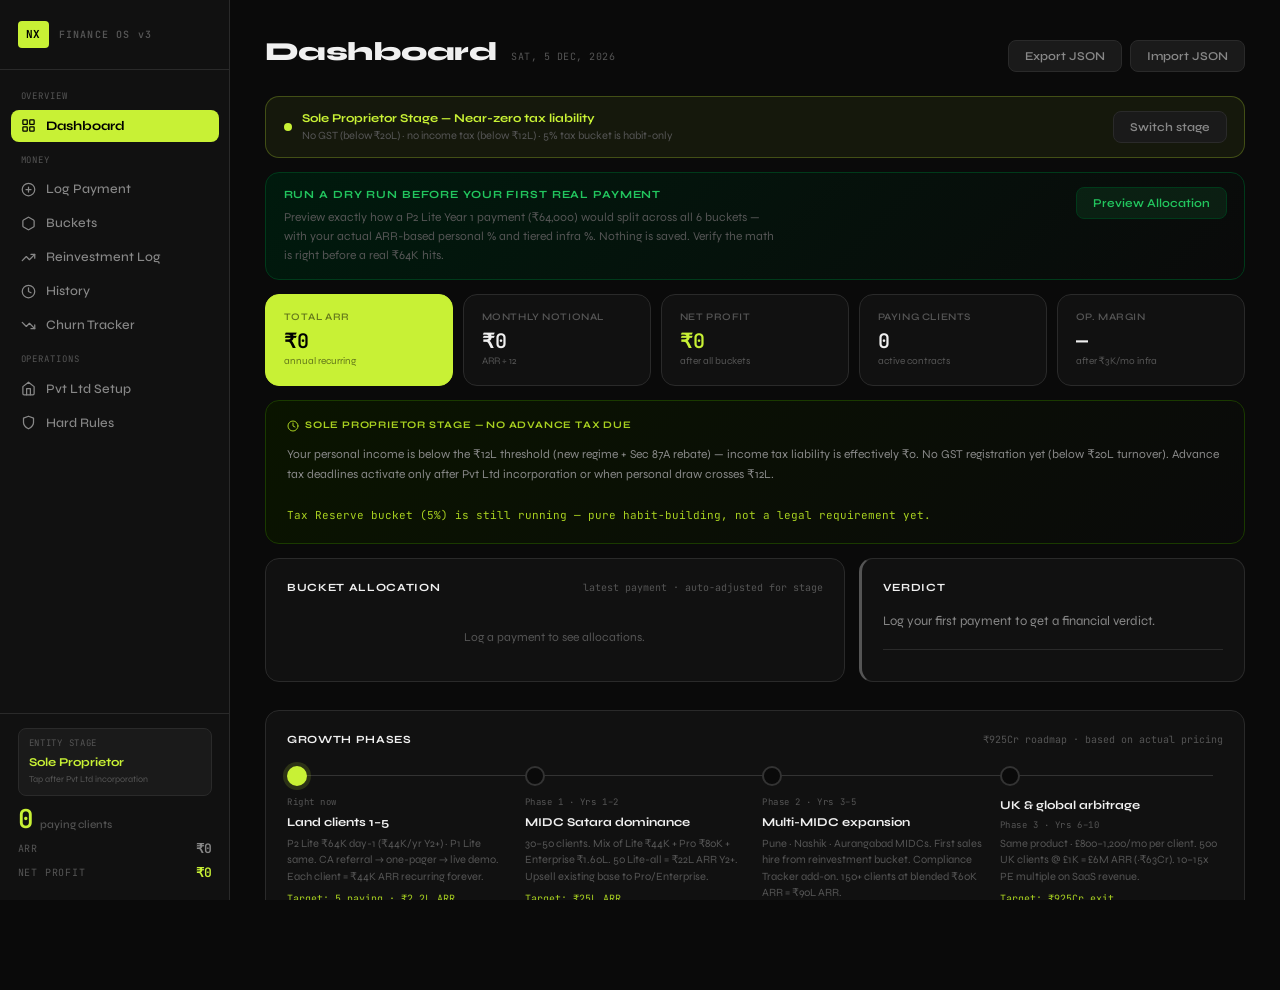
<file: index.html>
<!DOCTYPE html>
<html lang="en">
<head>
<meta charset="UTF-8"/>
<meta name="viewport" content="width=device-width, initial-scale=1.0"/>
<title>Nexflow — Financial OS</title>
<link href="https://fonts.googleapis.com/css2?family=Syne:wght@400;500;600;700;800&family=JetBrains+Mono:wght@400;500;600&display=swap" rel="stylesheet"/>
<style>
*,*::before,*::after{box-sizing:border-box;margin:0;padding:0}
:root{
  --bg:#0a0a0a;--bg1:#111;--bg2:#1a1a1a;--bg3:#222;
  --border:#2a2a2a;--border2:#333;
  --text:#f0f0f0;--text2:#888;--text3:#555;
  --accent:#c8f135;--accent2:#a8d020;
  --red:#ff4444;--amber:#f59e0b;--green:#22c55e;--blue:#3b82f6;--purple:#a855f7;--pink:#ec4899;
  --fh:'Syne',system-ui,sans-serif;--fm:'JetBrains Mono',monospace;
  --sw:230px;--r:8px;--rl:14px;
}
html,body{height:100%;background:var(--bg);color:var(--text);font-family:var(--fh);font-size:14px;line-height:1.5;overflow-x:hidden}
body{display:flex;min-height:100vh}

/* ── SIDEBAR ── */
.sidebar{width:var(--sw);background:var(--bg1);border-right:1px solid var(--border);display:flex;flex-direction:column;position:fixed;top:0;left:0;height:100vh;z-index:100;transition:transform .3s cubic-bezier(.4,0,.2,1)}
.s-logo{padding:1.5rem 1.25rem;border-bottom:1px solid var(--border);display:flex;align-items:center;gap:10px}
.logo-mark{background:var(--accent);color:#000;font-family:var(--fm);font-weight:700;font-size:11px;letter-spacing:.05em;padding:5px 8px;border-radius:4px;flex-shrink:0}
.logo-text{font-family:var(--fm);font-size:10px;font-weight:600;color:var(--text3);letter-spacing:.12em}
.s-nav{flex:1;padding:.75rem;display:flex;flex-direction:column;gap:2px;overflow-y:auto}
.nb{display:flex;align-items:center;gap:10px;width:100%;background:none;border:none;color:var(--text2);font-family:var(--fh);font-size:13px;font-weight:500;padding:8px 10px;border-radius:var(--r);cursor:pointer;transition:all .15s;text-align:left}
.nb svg{width:15px;height:15px;stroke:currentColor;fill:none;stroke-width:2;stroke-linecap:round;stroke-linejoin:round;flex-shrink:0}
.nb:hover{background:var(--bg2);color:var(--text)}
.nb.active{background:var(--accent);color:#000;font-weight:700}
.nb.active svg{stroke:#000}
.nav-section{font-family:var(--fm);font-size:9px;color:var(--text3);letter-spacing:.1em;padding:10px 10px 4px;text-transform:uppercase}
.s-foot{padding:1rem 1.25rem;border-top:1px solid var(--border)}
.cc{display:flex;align-items:baseline;gap:6px;margin-bottom:6px}
.cc-n{font-family:var(--fm);font-size:26px;font-weight:600;color:var(--accent);line-height:1}
.cc-l{font-size:11px;color:var(--text3);font-weight:500}
.arr-row{display:flex;justify-content:space-between;align-items:center;margin-bottom:4px}
.arr-l{font-family:var(--fm);font-size:10px;color:var(--text3);letter-spacing:.08em}
.arr-v{font-family:var(--fm);font-size:13px;font-weight:600;color:var(--text2)}
.tax-pill{display:inline-flex;align-items:center;gap:5px;background:#1a0000;border:1px solid #3a0000;border-radius:4px;padding:3px 8px;font-family:var(--fm);font-size:10px;color:var(--red);margin-top:4px;cursor:pointer;transition:all .15s;width:100%;justify-content:center}
.tax-pill:hover{background:#2a0000}

/* ── MAIN ── */
.main{margin-left:var(--sw);flex:1;min-height:100vh;display:flex;flex-direction:column}
.mob-hdr{display:none;align-items:center;gap:12px;padding:.875rem 1.25rem;border-bottom:1px solid var(--border);background:var(--bg1);position:sticky;top:0;z-index:50}
.ham{background:none;border:none;cursor:pointer;display:flex;flex-direction:column;gap:5px;padding:2px}
.ham span{display:block;width:20px;height:2px;background:var(--text);border-radius:2px}
.mob-logo{font-family:var(--fm);font-size:11px;font-weight:600;letter-spacing:.12em;color:var(--text2)}

/* ── VIEWS ── */
.view{display:none;padding:2.25rem 2.5rem;flex:1;animation:fi .18s ease}
.view.active{display:block}
@keyframes fi{from{opacity:0;transform:translateY(5px)}to{opacity:1;transform:translateY(0)}}
.vh{margin-bottom:1.75rem;display:flex;align-items:baseline;gap:1rem;flex-wrap:wrap;justify-content:space-between}
.vh-left{display:flex;align-items:baseline;gap:1rem;flex-wrap:wrap}
.vt{font-size:26px;font-weight:800;color:var(--text);letter-spacing:-.02em}
.vs{font-family:var(--fm);font-size:10px;color:var(--text3);letter-spacing:.05em}

/* ── PANELS ── */
.panel{background:var(--bg1);border:1px solid var(--border);border-radius:var(--rl);padding:1.5rem;margin-bottom:1rem}
.ph{display:flex;align-items:baseline;justify-content:space-between;margin-bottom:1.25rem;flex-wrap:wrap;gap:6px}
.pt{font-size:11px;font-weight:700;color:var(--text);letter-spacing:.06em;text-transform:uppercase}
.ps{font-family:var(--fm);font-size:10px;color:var(--text3)}

/* ── STATS ── */
.sg{display:grid;grid-template-columns:repeat(5,1fr);gap:10px;margin-bottom:1rem}
.sc{background:var(--bg1);border:1px solid var(--border);border-radius:var(--rl);padding:1.1rem 1.25rem;transition:border-color .2s}
.sc.ac{background:var(--accent);border-color:var(--accent)}
.sc.ac .sl,.sc.ac .ss{color:rgba(0,0,0,.5)}
.sc.ac .sv{color:#000}
.sl{font-size:10px;font-weight:600;color:var(--text3);letter-spacing:.06em;text-transform:uppercase;margin-bottom:6px}
.sv{font-family:var(--fm);font-size:20px;font-weight:600;color:var(--text);line-height:1;margin-bottom:3px}
.ss{font-size:10px;color:var(--text3)}

/* ── DASH GRID ── */
.dg{display:grid;grid-template-columns:1.5fr 1fr;gap:1rem;margin-bottom:1rem}

/* ── BUCKET BARS ── */
.bbr{display:flex;align-items:center;gap:10px;margin-bottom:10px}
.bbr:last-child{margin-bottom:0}
.bbl{font-size:11px;font-weight:600;color:var(--text2);min-width:150px}
.bbt{flex:1;height:5px;background:var(--bg3);border-radius:999px;overflow:hidden}
.bbf{height:100%;border-radius:999px;transition:width .7s cubic-bezier(.4,0,.2,1);width:0}
.bba{font-family:var(--fm);font-size:11px;color:var(--text2);min-width:80px;text-align:right}

/* ── VERDICT ── */
.vp{display:flex;flex-direction:column;border-left:3px solid var(--accent)}
.vtxt{font-size:13px;line-height:1.7;color:var(--text2);flex:1;padding:.4rem 0}
.vstg{font-family:var(--fm);font-size:10px;color:var(--text3);margin-top:.75rem;padding-top:.75rem;border-top:1px solid var(--border)}

/* ── TAX COUNTDOWN ── */
.tax-card{background:linear-gradient(135deg,#1a0000,#0a0a0a);border:1px solid #3a0000;border-radius:var(--rl);padding:1.25rem 1.5rem;margin-bottom:1rem}
.tc-label{font-size:10px;font-weight:700;color:var(--red);letter-spacing:.08em;text-transform:uppercase;margin-bottom:.75rem;display:flex;align-items:center;gap:6px}
.tc-grid{display:grid;grid-template-columns:repeat(4,1fr);gap:8px}
.tc-item{background:#1a0000;border:1px solid #2a0000;border-radius:var(--r);padding:8px 10px;text-align:center;cursor:pointer;transition:all .15s}
.tc-item:hover{border-color:#ff4444}
.tc-item.paid{background:#001a00;border-color:#003a00;opacity:.7}
.tc-item.urgent{border-color:var(--amber);background:#1a0e00}
.tc-num{font-family:var(--fm);font-size:18px;font-weight:600;color:var(--red);line-height:1}
.tc-item.paid .tc-num{color:var(--green)}
.tc-item.urgent .tc-num{color:var(--amber)}
.tc-mo{font-size:10px;color:var(--text3);margin-top:2px}
.tc-days{font-family:var(--fm);font-size:9px;margin-top:4px}
.tc-item.paid .tc-days{color:var(--green)}
.tc-item.urgent .tc-days{color:var(--amber)}

/* ── PHASES ── */
.pht{display:grid;grid-template-columns:repeat(4,1fr);gap:1rem;position:relative}
.pht::before{content:'';position:absolute;top:9px;left:10px;right:10px;height:1px;background:var(--border2);z-index:0}
.phi{position:relative}
.phd{width:20px;height:20px;border-radius:50%;border:2px solid var(--border2);background:var(--bg);margin-bottom:10px;position:relative;z-index:1;transition:all .3s}
.phl{font-family:var(--fm);font-size:9px;color:var(--text3);letter-spacing:.06em;margin-bottom:3px}
.phn{font-size:12px;font-weight:700;color:var(--text);margin-bottom:5px}
.phdt{font-size:11px;color:var(--text3);line-height:1.5;margin-bottom:6px}
.phtg{font-family:var(--fm);font-size:10px;color:var(--accent2)}

/* ── FORMS ── */
.lg{display:grid;grid-template-columns:1fr 1fr;gap:1rem}
.fg{margin-bottom:.875rem}
.fl{display:block;font-size:10px;font-weight:600;color:var(--text3);letter-spacing:.06em;text-transform:uppercase;margin-bottom:5px}
.fi{width:100%;background:var(--bg2);border:1px solid var(--border);border-radius:var(--r);color:var(--text);font-family:var(--fh);font-size:13px;padding:9px 11px;outline:none;transition:border-color .2s;-webkit-appearance:none}
.fi:focus{border-color:var(--accent)}
.fi::placeholder{color:var(--text3)}
.fi option{background:var(--bg2)}
.fr{display:grid;grid-template-columns:1fr 1fr;gap:10px}
.btn-p{width:100%;background:var(--accent);color:#000;font-family:var(--fh);font-size:13px;font-weight:700;letter-spacing:.02em;padding:11px 20px;border:none;border-radius:var(--r);cursor:pointer;margin-top:.375rem;transition:all .15s}
.btn-p:hover{background:var(--accent2);transform:translateY(-1px)}
.btn-sec{background:var(--bg2);color:var(--text2);border:1px solid var(--border);font-family:var(--fh);font-size:12px;font-weight:600;padding:8px 16px;border-radius:var(--r);cursor:pointer;transition:all .15s}
.btn-sec:hover{border-color:var(--border2);color:var(--text)}
.ptot{font-family:var(--fm);font-size:18px;font-weight:600;color:var(--accent);margin-bottom:1rem;padding-bottom:.875rem;border-bottom:1px solid var(--border)}
.prw{display:flex;align-items:center;justify-content:space-between;padding:7px 0;border-bottom:1px solid var(--border)}
.prw:last-of-type{border-bottom:none}
.prl{display:flex;align-items:center;gap:9px}
.prd{width:7px;height:7px;border-radius:50%;flex-shrink:0}
.prn{font-size:12px;font-weight:600;color:var(--text)}
.prp{font-size:10px;color:var(--text3);margin-top:1px}
.pra{font-family:var(--fm);font-size:12px;font-weight:600}
.prule{margin-top:.875rem;padding:7px 11px;background:var(--bg2);border-radius:var(--r);font-size:11px;color:var(--text3);display:flex;align-items:center;gap:7px}

/* ── BUCKETS ── */
.bkg{display:grid;grid-template-columns:repeat(3,1fr);gap:1rem;margin-bottom:1rem}
.bkc{background:var(--bg1);border:1px solid var(--border);border-radius:var(--rl);padding:1.5rem;position:relative;overflow:hidden;transition:border-color .2s}
.bkc:hover{border-color:var(--border2)}
.bktop{position:absolute;top:0;left:0;right:0;height:3px}
.bkl{font-size:10px;font-weight:700;letter-spacing:.08em;text-transform:uppercase;margin-bottom:8px;margin-top:4px}
.bkv{font-family:var(--fm);font-size:24px;font-weight:600;color:var(--text);line-height:1;margin-bottom:4px}
.bkp{font-family:var(--fm);font-size:10px;color:var(--text2);margin-bottom:4px}
.bkd{font-size:12px;color:var(--text2);line-height:1.65;border-top:1px solid var(--border);padding-top:12px;margin-top:12px}
.bkd em{display:block;margin-top:8px;font-style:normal;font-size:11px;color:var(--accent2);font-family:var(--fm)}
.bkcap{font-family:var(--fm);font-size:10px;margin-top:8px;padding:4px 8px;border-radius:4px;display:inline-block}
.bk-monthly{font-family:var(--fm);font-size:10px;color:var(--text3);margin-top:4px}

/* ── HISTORY ── */
.hi{display:flex;align-items:center;gap:.875rem;padding:.875rem 0;border-bottom:1px solid var(--border)}
.hi:last-child{border-bottom:none}
.hit{font-family:var(--fm);font-size:9px;font-weight:600;letter-spacing:.06em;padding:3px 7px;border-radius:4px;text-transform:uppercase;flex-shrink:0}
.hit.new{background:rgba(200,241,53,.12);color:var(--accent)}
.hit.renewal{background:rgba(59,130,246,.12);color:var(--blue)}
.hit.upgrade{background:rgba(168,85,247,.12);color:var(--purple)}
.hic{font-size:13px;font-weight:700;color:var(--text)}
.hid{font-family:var(--fm);font-size:10px;color:var(--text3)}
.hia{font-family:var(--fm);font-size:13px;font-weight:600;color:var(--accent)}
.hdel{background:none;border:1px solid var(--border);color:var(--text3);border-radius:4px;font-size:10px;padding:3px 7px;cursor:pointer;font-family:var(--fm);transition:all .15s;flex-shrink:0}
.hdel:hover{border-color:var(--red);color:var(--red)}

/* ── REINVEST LOG ── */
.ri-item{display:flex;align-items:flex-start;gap:.875rem;padding:.875rem 0;border-bottom:1px solid var(--border)}
.ri-item:last-child{border-bottom:none}
.ri-tag{font-family:var(--fm);font-size:9px;font-weight:600;letter-spacing:.06em;padding:3px 7px;border-radius:4px;text-transform:uppercase;flex-shrink:0;background:rgba(200,241,53,.12);color:var(--accent)}
.ri-name{font-size:13px;font-weight:600;color:var(--text)}
.ri-note{font-size:11px;color:var(--text3);margin-top:2px}
.ri-amt{font-family:var(--fm);font-size:13px;font-weight:600;color:var(--red);flex-shrink:0;text-align:right}
.ri-date{font-family:var(--fm);font-size:10px;color:var(--text3)}
.balance-bar{background:var(--bg2);border:1px solid var(--border);border-radius:var(--r);padding:.875rem 1rem;display:flex;align-items:center;justify-content:space-between;margin-bottom:1rem}
.bb-label{font-size:11px;color:var(--text2)}
.bb-val{font-family:var(--fm);font-size:16px;font-weight:600}

/* ── PVTLTD ── */
.check-item{display:flex;align-items:flex-start;gap:.875rem;padding:.875rem 0;border-bottom:1px solid var(--border)}
.check-item:last-child{border-bottom:none}
.check-box{width:20px;height:20px;border-radius:4px;border:1.5px solid var(--border2);background:var(--bg2);flex-shrink:0;cursor:pointer;display:flex;align-items:center;justify-content:center;transition:all .15s;margin-top:1px}
.check-box.done{background:var(--accent);border-color:var(--accent)}
.check-box svg{width:11px;height:11px;stroke:#000;fill:none;stroke-width:3;stroke-linecap:round;stroke-linejoin:round;display:none}
.check-box.done svg{display:block}
.ci-body{flex:1}
.ci-title{font-size:13px;font-weight:700;color:var(--text);margin-bottom:3px}
.ci-title.done-text{text-decoration:line-through;color:var(--text3)}
.ci-desc{font-size:11px;color:var(--text3);line-height:1.55}
.ci-tag{font-family:var(--fm);font-size:9px;padding:2px 6px;border-radius:3px;margin-top:5px;display:inline-block}
.law-card{background:var(--bg1);border:1px solid var(--border);border-radius:var(--rl);padding:1.25rem 1.5rem;margin-bottom:.75rem;transition:border-color .2s}
.law-card:hover{border-color:var(--border2)}
.law-num{font-family:var(--fm);font-size:9px;color:var(--text3);letter-spacing:.08em;margin-bottom:4px}
.law-title{font-size:13px;font-weight:700;color:var(--text);margin-bottom:5px}
.law-desc{font-size:12px;color:var(--text3);line-height:1.6}
.law-benefit{font-family:var(--fm);font-size:10px;margin-top:6px;padding:3px 8px;border-radius:4px;display:inline-block}

/* ── RULES ── */
.rl{display:flex;flex-direction:column;gap:8px}
.rc{background:var(--bg1);border:1px solid var(--border);border-radius:var(--rl);padding:1.1rem 1.25rem;display:flex;gap:.875rem;align-items:flex-start;transition:border-color .2s}
.rc:hover{border-color:var(--border2)}
.ri-icon{width:36px;height:36px;border-radius:var(--r);display:flex;align-items:center;justify-content:center;flex-shrink:0}
.ri-icon svg{stroke:currentColor;fill:none;stroke-width:2;stroke-linecap:round;stroke-linejoin:round;width:18px;height:18px}
.rtt{font-size:13px;font-weight:700;color:var(--text);margin-bottom:4px}
.rtd{font-size:11px;color:var(--text3);line-height:1.6}

/* ── MISC ── */
.ndm{font-size:12px;color:var(--text3);padding:1rem 0;text-align:center}
.toast{position:fixed;bottom:1.5rem;right:1.5rem;background:var(--accent);color:#000;font-family:var(--fh);font-size:12px;font-weight:700;padding:9px 16px;border-radius:var(--r);opacity:0;transform:translateY(6px);transition:all .22s ease;pointer-events:none;z-index:999;max-width:300px}
.toast.show{opacity:1;transform:translateY(0)}
.divider{height:1px;background:var(--border);margin:8px 0}
.export-row{display:flex;gap:8px;margin-bottom:1rem}
.progress-bar-wrap{background:var(--bg3);border-radius:999px;height:4px;margin-top:6px;overflow:hidden}
.progress-bar-fill{height:100%;border-radius:999px;transition:width .6s ease}
.modal-overlay{display:none;position:fixed;inset:0;background:rgba(0,0,0,.75);z-index:200;align-items:center;justify-content:center}
.modal-overlay.show{display:flex}
.modal{background:var(--bg1);border:1px solid var(--border2);border-radius:var(--rl);padding:1.75rem;width:100%;max-width:480px;margin:1rem}
.modal-title{font-size:16px;font-weight:700;color:var(--text);margin-bottom:1.25rem}
.modal-close{float:right;background:none;border:none;color:var(--text3);cursor:pointer;font-size:18px;line-height:1;margin-top:-4px}
.modal-close:hover{color:var(--text)}

/* ── RESPONSIVE ── */
@media(max-width:1200px){.sg{grid-template-columns:repeat(3,1fr)}}
@media(max-width:1000px){.sg{grid-template-columns:repeat(2,1fr)}.bkg{grid-template-columns:repeat(2,1fr)}.pht{grid-template-columns:repeat(2,1fr)}.pht::before{display:none}}
@media(max-width:768px){
  .sidebar{transform:translateX(calc(-1 * var(--sw)))}
  .sidebar.open{transform:translateX(0);box-shadow:4px 0 24px rgba(0,0,0,.6)}
  .main{margin-left:0}.mob-hdr{display:flex}
  .view{padding:1.25rem;overflow-x:hidden}
  .dg{grid-template-columns:1fr}.lg{grid-template-columns:1fr}
  .sg{grid-template-columns:1fr 1fr}.bkg{grid-template-columns:1fr}
  .pht{grid-template-columns:1fr}.pht::before{display:none}
  .fr{grid-template-columns:1fr}.vt{font-size:22px}
  .tc-grid{grid-template-columns:repeat(2,1fr)}
  #log-result{margin:1rem 0}
}
@media(max-width:480px){.sg{grid-template-columns:1fr}.export-row{flex-direction:column}}
</style>
</head>
<body>

<!-- SIDEBAR -->
<aside class="sidebar" id="sidebar">
  <div class="s-logo">
    <span class="logo-mark">NX</span>
    <span class="logo-text">FINANCE OS v3</span>
  </div>
  <nav class="s-nav">
    <div class="nav-section">Overview</div>
    <button class="nb active" data-view="dashboard"><svg viewBox="0 0 24 24"><rect x="3" y="3" width="7" height="7" rx="1"/><rect x="14" y="3" width="7" height="7" rx="1"/><rect x="3" y="14" width="7" height="7" rx="1"/><rect x="14" y="14" width="7" height="7" rx="1"/></svg>Dashboard</button>
    <div class="nav-section">Money</div>
    <button class="nb" data-view="log"><svg viewBox="0 0 24 24"><circle cx="12" cy="12" r="10"/><line x1="12" y1="8" x2="12" y2="16"/><line x1="8" y1="12" x2="16" y2="12"/></svg>Log Payment</button>
    <button class="nb" data-view="buckets"><svg viewBox="0 0 24 24"><path d="M21 16V8a2 2 0 0 0-1-1.73l-7-4a2 2 0 0 0-2 0l-7 4A2 2 0 0 0 3 8v8a2 2 0 0 0 1 1.73l7 4a2 2 0 0 0 2 0l7-4A2 2 0 0 0 21 16z"/></svg>Buckets</button>
    <button class="nb" data-view="reinvest"><svg viewBox="0 0 24 24"><polyline points="22 7 13.5 15.5 8.5 10.5 2 17"/><polyline points="16 7 22 7 22 13"/></svg>Reinvestment Log</button>
    <button class="nb" data-view="history"><svg viewBox="0 0 24 24"><circle cx="12" cy="12" r="10"/><polyline points="12 6 12 12 16 14"/></svg>History</button>
    <button class="nb" data-view="churn"><svg viewBox="0 0 24 24"><polyline points="22 17 13.5 8.5 8.5 13.5 2 7"/><polyline points="16 17 22 17 22 11"/></svg>Churn Tracker</button>
    <div class="nav-section">Operations</div>
    <button class="nb" data-view="pvtltd"><svg viewBox="0 0 24 24"><path d="M3 9l9-7 9 7v11a2 2 0 0 1-2 2H5a2 2 0 0 1-2-2z"/><polyline points="9 22 9 12 15 12 15 22"/></svg>Pvt Ltd Setup</button>
    <button class="nb" data-view="rules"><svg viewBox="0 0 24 24"><path d="M12 22s8-4 8-10V5l-8-3-8 3v7c0 6 8 10 8 10z"/></svg>Hard Rules</button>
  </nav>
  <div class="s-foot">
    <div id="phase-toggle" style="margin-bottom:10px;background:var(--bg2);border:1px solid var(--border);border-radius:var(--r);padding:8px 10px;cursor:pointer" onclick="togglePhase()">
      <div style="font-family:var(--fm);font-size:9px;color:var(--text3);letter-spacing:.08em;margin-bottom:3px">ENTITY STAGE</div>
      <div id="phase-label" style="font-size:12px;font-weight:700;color:var(--accent)">Sole Proprietor</div>
      <div id="phase-sub" style="font-size:9px;color:var(--text3);margin-top:2px">Tap to switch after Pvt Ltd incorporation</div>
    </div>
    <div class="cc"><span class="cc-n" id="sb-clients">0</span><span class="cc-l">paying clients</span></div>
    <div class="arr-row"><span class="arr-l">ARR</span><span class="arr-v" id="sb-arr">₹0</span></div>
    <div class="arr-row"><span class="arr-l">NET PROFIT</span><span class="arr-v" id="sb-net" style="color:var(--accent)">₹0</span></div>
    <button class="tax-pill" id="sb-tax-pill" onclick="switchView('dashboard');setTimeout(()=>document.getElementById('tax-section').scrollIntoView({behavior:'smooth'}),100)">
      <svg viewBox="0 0 24 24" width="10" height="10" style="stroke:#ff4444;fill:none;stroke-width:2;stroke-linecap:round"><circle cx="12" cy="12" r="10"/><line x1="12" y1="8" x2="12" y2="12"/><line x1="12" y1="16" x2="12.01" y2="16"/></svg>
      <span id="sb-tax-label">Next tax deadline</span>
    </button>
  </div>
</aside>

<!-- MAIN -->
<main class="main">
  <header class="mob-hdr">
    <button class="ham" id="ham"><span></span><span></span><span></span></button>
    <span class="mob-logo">NX FINANCE OS</span>
  </header>

  <!-- ── DASHBOARD ── -->
  <section class="view active" id="view-dashboard">
    <div class="vh">
      <div class="vh-left"><h1 class="vt">Dashboard</h1><span class="vs" id="dash-date"></span></div>
      <div style="display:flex;gap:8px">
        <button class="btn-sec" onclick="exportData()">Export JSON</button>
        <button class="btn-sec" onclick="document.getElementById('import-input').click()">Import JSON</button>
        <input type="file" id="import-input" accept=".json" style="display:none" onchange="importData(event)"/>
      </div>
    </div>

    <!-- ENTITY PHASE BANNER -->
    <div id="phase-banner" style="border-radius:var(--rl);padding:.875rem 1.25rem;margin-bottom:1rem;display:flex;align-items:center;justify-content:space-between;gap:1rem;flex-wrap:wrap">
      <div style="display:flex;align-items:center;gap:10px">
        <div id="phase-banner-dot" style="width:8px;height:8px;border-radius:50%;flex-shrink:0"></div>
        <div>
          <div id="phase-banner-title" style="font-size:12px;font-weight:700"></div>
          <div id="phase-banner-sub" style="font-size:11px;color:var(--text3);margin-top:1px"></div>
        </div>
      </div>
      <button class="btn-sec" onclick="togglePhase()" style="flex-shrink:0">Switch stage</button>
    </div>

    <!-- DRY RUN BANNER — shown until first real payment is logged -->
    <div id="dryrun-banner" style="display:none;background:linear-gradient(135deg,#001a0d,#0a0a0a);border:1px solid #003a1a;border-radius:var(--rl);padding:1rem 1.25rem;margin-bottom:1rem">
      <div style="display:flex;align-items:flex-start;justify-content:space-between;gap:1rem;flex-wrap:wrap">
        <div>
          <div style="font-size:11px;font-weight:700;color:var(--green);letter-spacing:.08em;text-transform:uppercase;margin-bottom:4px">Run a dry run before your first real payment</div>
          <div style="font-size:12px;color:var(--text3);line-height:1.6;max-width:500px">Preview exactly how a P2 Lite Year 1 payment (₹64,000) would split across all 6 buckets — with your actual ARR-based personal % and tiered infra %. Nothing is saved. Verify the math is right before a real ₹64K hits.</div>
        </div>
        <button class="btn-sec" onclick="runDryRun()" style="flex-shrink:0;background:rgba(34,197,94,.1);border-color:#003a1a;color:var(--green)">Preview Allocation</button>
      </div>
    </div>
    <div class="sg">
      <div class="sc ac"><div class="sl">Total ARR</div><div class="sv" id="d-arr">₹0</div><div class="ss">annual recurring</div></div>
      <div class="sc"><div class="sl">Monthly Notional</div><div class="sv" id="d-mo">₹0</div><div class="ss">ARR ÷ 12</div></div>
      <div class="sc"><div class="sl">Net Profit</div><div class="sv" id="d-net" style="color:var(--accent)">₹0</div><div class="ss">after all buckets</div></div>
      <div class="sc"><div class="sl">Paying Clients</div><div class="sv" id="d-cl">0</div><div class="ss">active contracts</div></div>
      <div class="sc"><div class="sl">Op. Margin</div><div class="sv" id="d-mg">—</div><div class="ss">after ₹3K/mo infra</div></div>
    </div>

    <!-- TAX COUNTDOWN -->
    <div class="tax-card" id="tax-section">
      <div class="tc-label">
        <svg viewBox="0 0 24 24" width="12" height="12" style="stroke:var(--red);fill:none;stroke-width:2;stroke-linecap:round"><circle cx="12" cy="12" r="10"/><line x1="12" y1="8" x2="12" y2="12"/><line x1="12" y1="16" x2="12.01" y2="16"/></svg>
        Advance Tax Deadlines — click to mark paid
      </div>
      <div class="tc-grid" id="tax-grid"></div>
    </div>

    <div class="dg">
      <div class="panel">
        <div class="ph"><span class="pt">Bucket Allocation</span><span class="ps">latest payment · auto-adjusted for stage</span></div>
        <div id="bbars"></div>
        <div class="ndm" id="bbars-empty">Log a payment to see allocations.</div>
      </div>
      <div class="panel vp" id="verdict-panel">
        <div class="pt" style="margin-bottom:.6rem">Verdict</div>
        <div class="vtxt" id="v-text">Log your first payment to get a verdict.</div>
        <div class="vstg" id="v-stage"></div>
      </div>
    </div>

    <div class="panel">
      <div class="ph"><span class="pt">Growth Phases</span><span class="ps">₹925Cr roadmap · based on actual pricing</span></div>
      <div class="pht">
        <div class="phi"><div class="phd" id="pd0"></div><div class="phl">Right now</div><div class="phn">Land clients 1–5</div><div class="phdt">P2 Lite ₹64K day-1 (₹44K/yr Y2+) · P1 Lite same. CA referral → one-pager → live demo. Each client = ₹44K ARR recurring forever.</div><div class="phtg">Target: 5 paying · ₹2.2L ARR</div></div>
        <div class="phi"><div class="phd" id="pd1"></div><div class="phl">Phase 1 · Yrs 1–2</div><div class="phn">MIDC Satara dominance</div><div class="phdt">30–50 clients. Mix of Lite ₹44K + Pro ₹80K + Enterprise ₹1.60L. 50 Lite-all = ₹22L ARR Y2+. Upsell existing base to Pro/Enterprise.</div><div class="phtg">Target: ₹25L ARR</div></div>
        <div class="phi"><div class="phd" id="pd2"></div><div class="phl">Phase 2 · Yrs 3–5</div><div class="phn">Multi-MIDC expansion</div><div class="phdt">Pune · Nashik · Aurangabad MIDCs. First sales hire from reinvestment bucket. Compliance Tracker add-on. 150+ clients at blended ₹60K ARR = ₹90L ARR.</div><div class="phtg">Target: ₹2Cr ARR</div></div>
        <div class="phi"><div class="phd" id="pd3"></div><div class="phn">UK &amp; global arbitrage</div><div class="phl">Phase 3 · Yrs 6–10</div><div class="phdt">Same product · £800–1,200/mo per client. 500 UK clients @ £1K = £6M ARR (~₹63Cr). 10–15x PE multiple on SaaS revenue.</div><div class="phtg">Target: ₹925Cr exit</div></div>
      </div>
    </div>
  </section>

  <!-- ── LOG PAYMENT ── -->
  <section class="view" id="view-log">
    <div class="vh"><div class="vh-left"><h1 class="vt">Log Payment</h1><span class="vs">Allocate every rupee on day of receipt</span></div></div>
    <div class="lg">
      <div class="panel">
        <div class="pt" style="margin-bottom:1.25rem">Payment details</div>
        <div class="fg"><label class="fl">Client name</label><input type="text" class="fi" id="l-client" placeholder="e.g. S.S. Engineering"/></div>
        <div class="fr" style="margin-bottom:.875rem">
          <div class="fg" style="margin-bottom:0">
            <label class="fl">Product</label>
            <select class="fi" id="l-product" onchange="onPricingChange()">
              <option value="p2">P2 — Raw Material &amp; Inventory</option>
              <option value="p1">P1 — Shift Production Reporter</option>
              <option value="ent">Enterprise (P1 Pro + P2 Pro)</option>
            </select>
          </div>
          <div class="fg" style="margin-bottom:0">
            <label class="fl">Tier</label>
            <select class="fi" id="l-tier" onchange="onPricingChange()">
              <option value="lite">Lite / Basic</option>
              <option value="pro">Pro</option>
            </select>
          </div>
        </div>
        <div class="fr">
          <div class="fg">
            <label class="fl">Contract year</label>
            <select class="fi" id="l-year" onchange="onPricingChange()">
              <option value="1">Year 1 (includes setup fee)</option>
              <option value="2">Year 2+ (renewal — no setup fee)</option>
            </select>
          </div>
          <div class="fg">
            <label class="fl">Contract type</label>
            <select class="fi" id="l-type"><option value="new">New client</option><option value="renewal">Renewal</option><option value="upgrade">Upgrade</option></select>
          </div>
        </div>
        <div style="background:var(--bg2);border:1px solid var(--border);border-radius:var(--r);padding:10px 12px;margin-bottom:.875rem">
          <div style="display:grid;grid-template-columns:1fr 1fr 1fr;gap:8px">
            <div><div style="font-size:9px;color:var(--text3);letter-spacing:.06em;text-transform:uppercase;margin-bottom:3px">Setup Fee</div><div style="font-family:var(--fm);font-size:14px;font-weight:600;color:var(--amber)" id="calc-setup">₹20,000</div></div>
            <div><div style="font-size:9px;color:var(--text3);letter-spacing:.06em;text-transform:uppercase;margin-bottom:3px">Annual Recurring</div><div style="font-family:var(--fm);font-size:14px;font-weight:600;color:var(--text)" id="calc-acv">₹44,000</div></div>
            <div><div style="font-size:9px;color:var(--text3);letter-spacing:.06em;text-transform:uppercase;margin-bottom:3px">Day-1 Total</div><div style="font-family:var(--fm);font-size:14px;font-weight:600;color:var(--accent)" id="calc-total">₹64,000</div></div>
          </div>
          <div style="font-size:10px;color:var(--text3);margin-top:8px;padding-top:8px;border-top:1px solid var(--border)" id="calc-breakdown">Setup ₹20K (once) + ₹40K/yr + ₹4K AMC</div>
        </div>
        <div class="fr">
          <div class="fg"><label class="fl">Payment date</label><input type="date" class="fi" id="l-date"/></div>
          <div class="fg"><label class="fl">Override total (₹)</label><input type="number" class="fi" id="l-override" placeholder="Leave blank to use tier pricing" min="0" oninput="preview()"/></div>
        </div>
        <div class="fg"><label class="fl">Notes (optional)</label><input type="text" class="fi" id="l-notes" placeholder="e.g. CA referral via father"/></div>
        <button class="btn-p" onclick="logPayment()">Allocate &amp; Log Payment</button>
      </div>
      <div class="panel">
        <div class="pt" style="margin-bottom:1.25rem">Live allocation preview</div>
        <div class="ndm" id="prev-empty">Select product and tier above.</div>
        <div id="prev-content" style="display:none">
          <div class="ptot" id="prev-total"></div>
          <div style="font-size:10px;color:var(--text3);margin-bottom:1rem;padding-bottom:.75rem;border-bottom:1px solid var(--border)" id="prev-split"></div>
          <div id="prev-rows"></div>
          <div class="prule" style="margin-top:.75rem">
            <svg viewBox="0 0 24 24" width="13" height="13" style="stroke:var(--accent2);fill:none;stroke-width:2;stroke-linecap:round;stroke-linejoin:round"><path d="M12 22s8-4 8-10V5l-8-3-8 3v7c0 6 8 10 8 10z"/></svg>
            First client setup → 100% Infra & Ops. Client 2+ setup → 100% Reinvestment. ACV always splits across all buckets.
          </div>
        </div>
      </div>
    </div>
  </section>

  <!-- ── BUCKETS ── -->
  <section class="view" id="view-buckets">
    <div class="vh"><div class="vh-left"><h1 class="vt">Buckets</h1><span class="vs">Cumulative totals · 1st client setup → Infra · client 2+ setup → Reinvest · emergency caps at ₹50K</span></div>
      <button class="btn-sec" onclick="openAuditModal()">🔍 Audit Buckets</button>
    </div>
    <div class="bkg" id="bkg"></div>
  </section>

  <!-- ── REINVESTMENT LOG ── -->
  <section class="view" id="view-reinvest">
    <div class="vh">
      <div class="vh-left"><h1 class="vt">Reinvestment Log</h1><span class="vs">Every spend must be pre-planned and logged</span></div>
      <button class="btn-sec" onclick="openReinvestModal()">+ Log Spend</button>
    </div>
    <div class="balance-bar">
      <div><div class="bb-label">Reinvestment bucket balance</div><div style="font-size:10px;color:var(--text3);margin-top:2px">Total allocated minus total spent</div></div>
      <div class="bb-val" id="ri-balance" style="color:var(--accent)">₹0</div>
    </div>
    <div class="balance-bar" style="margin-bottom:1rem">
      <div><div class="bb-label">Total spent from reinvestment</div></div>
      <div class="bb-val" id="ri-spent" style="color:var(--red)">₹0</div>
    </div>
    <div class="panel">
      <div class="ndm" id="ri-empty">No reinvestment spends logged. Use the button above to log a spend.</div>
      <div id="ri-list"></div>
    </div>
  </section>

  <!-- ── HISTORY ── -->
  <section class="view" id="view-history">
    <div class="vh"><div class="vh-left"><h1 class="vt">Payment History</h1><span class="vs" id="hist-sub">No payments logged yet.</span></div></div>
    <div class="panel">
      <div class="ndm" id="hist-empty">No payments yet. Go to Log Payment.</div>
      <div id="hist-list"></div>
    </div>
  </section>

  <!-- ── PVT LTD SETUP ── -->
  <section class="view" id="view-pvtltd">
    <div class="vh"><div class="vh-left"><h1 class="vt">Pvt Ltd Setup</h1><span class="vs">Nexflow Automations Private Limited · registration checklist</span></div></div>

    <div class="panel">
      <div class="ph"><span class="pt">Registration Checklist</span><span class="ps" id="pvt-progress-label">0 of 8 done</span></div>
      <div class="progress-bar-wrap" style="margin-bottom:1.25rem"><div class="progress-bar-fill" id="pvt-progress-bar" style="background:var(--accent);width:0%"></div></div>
      <div id="pvt-checklist"></div>
    </div>

    <div class="panel">
      <div class="ph"><span class="pt">Laws &amp; Sections You Benefit From</span><span class="ps">India · Companies Act + Income Tax Act</span></div>
      <div id="law-list"></div>
    </div>
  </section>

  <!-- ── HARD RULES ── -->
  <section class="view" id="view-rules">
    <div class="vh"><div class="vh-left"><h1 class="vt">Hard Rules</h1><span class="vs">Non-negotiable. No exceptions. Ever.</span></div></div>
    <div class="rl" id="rules-list"></div>
  </section>

  <!-- ── CHURN TRACKER ── -->
  <section class="view" id="view-churn">
    <div class="vh">
      <div class="vh-left"><h1 class="vt">Churn Tracker</h1><span class="vs">Retention is more valuable than acquisition above 20 clients</span></div>
      <button class="btn-sec" onclick="openChurnModal()">+ Log Churn</button>
    </div>
    <div class="sg" id="churn-stats" style="grid-template-columns:repeat(4,1fr)"></div>
    <div class="panel">
      <div class="ph"><span class="pt">Churned Clients</span><span class="ps" id="churn-sub">No churn logged yet.</span></div>
      <div class="ndm" id="churn-empty">No churn logged. Keep it that way.</div>
      <div id="churn-list"></div>
    </div>
    <div class="panel" style="background:linear-gradient(135deg,#1a0000,#0a0a0a);border-color:#2a0000">
      <div class="pt" style="color:var(--red);margin-bottom:.75rem">The Year 2 Revenue Drop</div>
      <div style="font-size:12px;color:var(--text3);line-height:1.65">Every churned client doesn't just cost you one year — it costs every renewal year after. At Lite (₹44K/yr Y2+), one churn = ₹44K lost annually. At Pro (₹80K/yr), one churn = ₹80K/yr gone forever. Year 2 revenue already drops 31–34% as setup fees disappear. Churn on top compounds the damage. The only defence is obsessive retention.</div>
    </div>
  </section>

  </main>

<!-- CHURN MODAL -->
<div class="modal-overlay" id="churn-modal">
  <div class="modal">
    <div class="modal-title">Log Churned Client <button class="modal-close" onclick="closeChurnModal()">×</button></div>
    <div class="fg"><label class="fl">Client name</label><input type="text" class="fi" id="ch-client" placeholder="e.g. ABC Industries"/></div>
    <div class="fr">
      <div class="fg">
        <label class="fl">Product / tier</label>
        <select class="fi" id="ch-product">
          <option value="p2_lite">P2 Lite (₹44K/yr)</option>
          <option value="p2_pro">P2 Pro (₹80K/yr)</option>
          <option value="p1_lite">P1 Basic (₹44K/yr)</option>
          <option value="p1_pro">P1 Pro (₹80K/yr)</option>
          <option value="ent">Enterprise (₹1.60L/yr)</option>
        </select>
      </div>
      <div class="fg"><label class="fl">Churn date</label><input type="date" class="fi" id="ch-date"/></div>
    </div>
    <div class="fg">
      <label class="fl">Reason</label>
      <select class="fi" id="ch-reason">
        <option value="price">Price — too expensive</option>
        <option value="product">Product — missing feature</option>
        <option value="competitor">Switched to competitor</option>
        <option value="closure">Business closed / paused</option>
        <option value="support">Poor support experience</option>
        <option value="other">Other</option>
      </select>
    </div>
    <div class="fg"><label class="fl">Notes</label><input type="text" class="fi" id="ch-notes" placeholder="What could have prevented this?"/></div>
    <button class="btn-p" onclick="logChurn()" style="background:var(--red);color:#fff">Log Churn</button>
  </div>
</div>
<div class="modal-overlay" id="ri-modal">
  <div class="modal">
    <div class="modal-title">Log Reinvestment Spend <button class="modal-close" onclick="closeReinvestModal()">×</button></div>
    <div class="fg"><label class="fl">What did you spend on?</label><input type="text" class="fi" id="ri-what" placeholder="e.g. Printed one-pagers for MIDC visit"/></div>
    <div class="fr">
      <div class="fg"><label class="fl">Amount (₹)</label><input type="number" class="fi" id="ri-amt" placeholder="800" min="0"/></div>
      <div class="fg"><label class="fl">Date</label><input type="date" class="fi" id="ri-date"/></div>
    </div>
    <div class="fg"><label class="fl">Milestone / reason</label><input type="text" class="fi" id="ri-reason" placeholder="e.g. Pre-planned for client acquisition"/></div>
    <button class="btn-p" onclick="logReinvestSpend()">Log Spend</button>
  </div>
</div>

<div class="toast" id="toast"></div>

<!-- PHASE SWITCH CONFIRM MODAL -->
<div class="modal-overlay" id="phase-modal">
  <div class="modal">
    <div class="modal-title"><span id="phase-modal-title">Switch stage?</span><button class="modal-close" onclick="closePhaseModal()">×</button></div>
    <div style="font-size:13px;color:var(--text2);line-height:1.65;margin-bottom:1.25rem" id="phase-modal-body"></div>
    <div style="display:flex;gap:10px">
      <button class="btn-sec" onclick="closePhaseModal()" style="flex:1">Cancel</button>
      <button class="btn-p" onclick="confirmPhaseSwitch()" style="flex:1;margin-top:0">Confirm switch</button>
    </div>
  </div>
</div>

<!-- MANUAL BUCKET ADJUSTMENT MODAL -->
<div class="modal-overlay" id="adjust-modal">
  <div class="modal">
    <div class="modal-title">Adjust Bucket <button class="modal-close" onclick="closeAdjustModal()">×</button></div>
    <div style="font-size:11px;color:var(--text3);margin-bottom:1rem;line-height:1.6">Use this to correct a bucket manually — e.g. you withdrew cash, moved money between accounts, or the formula missed something. This does NOT touch the underlying payment records — it's a standalone correction layered on top.</div>
    <div class="fg">
      <label class="fl">Bucket</label>
      <select class="fi" id="adj-bucket"></select>
    </div>
    <div class="fr">
      <div class="fg">
        <label class="fl">Adjustment type</label>
        <select class="fi" id="adj-type">
          <option value="add">Add money (+)</option>
          <option value="subtract">Withdraw / remove money (−)</option>
        </select>
      </div>
      <div class="fg"><label class="fl">Amount (₹)</label><input type="number" class="fi" id="adj-amount" placeholder="5000" min="0"/></div>
    </div>
    <div class="fg"><label class="fl">Reason</label><input type="text" class="fi" id="adj-reason" placeholder="e.g. Withdrew for CA filing fee"/></div>
    <div class="fg"><label class="fl">Date</label><input type="date" class="fi" id="adj-date"/></div>
    <button class="btn-p" onclick="submitAdjustment()">Apply Adjustment</button>

    <div id="adj-history" style="margin-top:1.25rem;padding-top:1rem;border-top:1px solid var(--border)"></div>
  </div>
</div>

<!-- BUCKET AUDIT MODAL -->
<div class="modal-overlay" id="audit-modal">
  <div class="modal" style="max-width:640px">
    <div class="modal-title">Bucket Audit — Full Ledger <button class="modal-close" onclick="closeAuditModal()">×</button></div>
    <div style="font-size:11px;color:var(--text3);margin-bottom:1rem;line-height:1.6">Every real payment, broken down by exactly what each bucket received. This is your source of truth for how much should physically be sitting in each account right now.</div>
    <div id="audit-content" style="max-height:60vh;overflow-y:auto"></div>
  </div>
</div>

<script>
'use strict';
const INFRA_TIERS=[
  {maxClients:5,  monthly:2576, label:'0–5 clients',  detail:'Supabase Pro ₹2,076 + Claude Code ~₹500. Vercel free tier sufficient.'},
  {maxClients:15, monthly:4276, label:'6–15 clients', detail:'Supabase Pro ₹2,076 + Vercel Pro ₹1,700 + Claude Code ~₹500.'},
  {maxClients:30, monthly:5500, label:'16–30 clients',detail:'Supabase Pro ₹2,076 + Vercel Pro ₹1,700 + Claude Code ~₹1,500 + buffer ₹224.'},
  {maxClients:999,monthly:8000, label:'31–50 clients',detail:'Supabase Pro ₹2,076 + Vercel Pro ₹1,700 + Claude Code ~₹2,000 + domain/misc ₹2,224.'},
];
function getInfraTier(cl){
  return INFRA_TIERS.find(t=>cl<=t.maxClients)||INFRA_TIERS[INFRA_TIERS.length-1];
}
// Infra bucket % is dynamic: infra annual cost / ARR, capped at 20% floor at 8%
// Ensures infra bucket always covers the actual tiered cost, not a flat 12%
function getInfraPct(cl,arr){
  const tier=getInfraTier(cl);
  if(!arr)return 12; // default before any payments
  const needed=Math.round((tier.monthly*12/arr)*100);
  return Math.max(8,Math.min(20,needed));
}

const PERSONAL_ARR_TIERS=[
  {minARR:0,      maxARR:199999,    pct:15, label:'< ₹2L ARR'},
  {minARR:200000, maxARR:499999,    pct:18, label:'₹2L–5L ARR'},
  {minARR:500000, maxARR:999999999, pct:20, label:'₹5L+ ARR'},
];
function getPersonalPctByARR(arr){
  const t=PERSONAL_ARR_TIERS.find(t=>arr>=t.minARR&&arr<=t.maxARR)||PERSONAL_ARR_TIERS[0];
  return t.pct;
}
const SERVICE_MONTHLY_CEILING=8000;
const ECAP=50000,SK='nxfin_v3';

// ── ENTITY PHASE ──
// 'sole' = Sole Proprietor (current reality, zero registration, near-zero tax liability)
// 'pvtltd' = Pvt Ltd incorporated (25.17% corporate tax under Sec 115BAA applies)
// This single switch drives tax %, GST visibility, advance tax deadlines, and rule copy.
let entityPhase='sole';
function getEntityPhase(){return entityPhase}
function isPvtLtd(){return entityPhase==='pvtltd'}
function getTaxPct(){return isPvtLtd()?25:5}

// ── BUCKET CONFIG ──
// NOTE: tax bucket pct/desc/rule are computed dynamically per phase — see getBucketConfig()
function getBucketConfig(){
  const pvt=isPvtLtd();
  const taxPct=getTaxPct();
  return [
    {k:'tax', n:pvt?'Tax Reserve':'Tax Reserve (habit)', pct:taxPct, c:'#ff4444',
      d:pvt
        ? 'Transfer to separate account instantly. Covers Section 115BAA corporate tax (25.17%). Advance tax: Jun·Sep·Dec·Mar.'
        : 'Sole proprietor stage: your actual income tax liability is ~₹0 (below ₹12L threshold). This 5% is pure discipline-building, not a real legal obligation yet. No advance tax deadlines apply until Pvt Ltd or ₹12L+ personal income.',
      r:pvt ? 'Legally not yours. Do not rationalise.' : 'Not a legal requirement yet — but don\'t skip it. Builds the habit for when it becomes real.'},
    {k:'infra',   n:'Infra & Ops',              pct:12, c:'#f59e0b', d:'Tiered: 0–5 clients ₹2,576/mo · 6–15 clients ₹4,276/mo · 16–30 clients ₹5,500/mo · 31–50 clients ₹8,000/mo. Autopay.',r:'Review tier every 5 clients. Never borrow from other buckets if infra grows.'},
    {k:'emergency',n:'Emergency Fund',          pct:10, c:'#3b82f6', d:'Business survival buffer. Stops at ₹50K cap — excess redirects to reinvestment.', r:'Hard cap ₹50K. No exceptions.',  cap:ECAP},
    {k:'reinvest',n:'Reinvestment',             pct:28, c:'#c8f135', d:'CA referral, one-pager, demo. Pre-decided spend only. + 100% of setup fees from client 2 onward. First client setup goes to Infra & Ops to cover Year 1 tooling costs.',     r:'Spend only on pre-planned milestones. Log every spend.'},
    {k:'service', n:'Client Service Reserve',   pct:10, c:'#ec4899', d:'Bug fixes, onboarding, surprise requests. Monthly drain ceiling: ₹8,000. Beyond that — charge the client or log as custom work.',r:'Max ₹8K/mo drain. Anything above = billable. Surplus rolls over, never cashed out.'},
    {k:'personal',n:'Personal / Director Salary',pct:15,c:'#a855f7', d:'Extract as director remuneration. Scales by ARR crossed: < ₹2L → 15% · ₹2L–5L → 18% · ₹5L+ → 20%.',r:'ARR-triggered, not client-count triggered. App auto-calculates.'},
  ];
}
// B is recomputed on every render call that needs current-phase bucket config
let B=getBucketConfig();

const PVT_CHECKS=[
  {id:'dsc',   title:'Obtain DSC (Digital Signature Certificate)',         desc:'Required for all directors. Get Class 3 DSC from MCA-authorised agencies (e.g. eMudhra, Sify). Cost: ₹1,000–1,500 per director. Takes 1–2 days.',                                    tag:'Step 1', tagColor:'#ff4444'},
  {id:'din',   title:'Apply for DIN (Director Identification Number)',     desc:'File DIR-3 on MCA portal using DSC. Free if done during SPICe+ incorporation. DIN is permanent — both you and your father need one.',                                             tag:'Step 2', tagColor:'#ff4444'},
  {id:'name',  title:'Reserve company name via RUN (Reserve Unique Name)', desc:'File RUN form on MCA portal. Suggest 2 names in order of preference: "Nexflow Automations Private Limited". Name reserved for 20 days. Cost: ₹1,000.',                           tag:'Step 3', tagColor:'#f59e0b'},
  {id:'spice', title:'File SPICe+ Form (Part A + Part B)',                 desc:'SPICe+ is the single-window incorporation form. Part A: name approval. Part B: incorporation + PAN + TAN + bank account + GST + ESIC/EPFO. File with MOA and AOA. Cost: ₹500–2,000 govt fees + CA fees.', tag:'Step 4', tagColor:'#f59e0b'},
  {id:'moa',   title:'Draft MOA and AOA',                                  desc:'Memorandum of Association (objects clause — include SaaS, automation, software). Articles of Association (internal rules). Your CA will draft these. Ensure "technology services" and "B2B software" are in objects.',  tag:'Step 5', tagColor:'#f59e0b'},
  {id:'pan',   title:'Receive Certificate of Incorporation + PAN/TAN',    desc:'MCA issues Certificate of Incorporation (CIN) digitally. PAN and TAN are auto-generated via SPICe+. This is when your Pvt Ltd legally exists. Timeline: 7–15 working days after filing.',                     tag:'Step 6', tagColor:'#3b82f6'},
  {id:'bank',  title:'Open current account in company name',              desc:'Use CIN + COI + PAN to open a current account at any bank. HDFC/ICICI/Kotak recommended for startup-friendly features. All Nexflow payments must now come into this account — not personal.',                     tag:'Step 7', tagColor:'#3b82f6'},
  {id:'gst',   title:'GST Registration (only once turnover approaches ₹20L)',    desc:'Mandatory only after crossing ₹20L turnover — do not register before that unless you have a specific B2B ITC reason. File GSTR-1 (monthly/quarterly) and GSTR-3B once registered. Charge 18% GST on B2B invoices — clients get input tax credit so it\'s not a cost to them.',           tag:'When ₹20L nears', tagColor:'#22c55e'},
];

const LAWS=[
  {num:'GST Registration — CGST Act Section 22', title:'Not required yet — register only when it makes sense', desc:'GST registration becomes MANDATORY only after crossing ₹20L turnover. Below that, registration is entirely optional. At current ARR, do NOT register — it adds monthly/quarterly GSTR-1 and GSTR-3B filing burden for zero benefit. Voluntary registration only makes sense once you have several B2B clients who specifically want ITC-eligible invoices, or you\'re approaching ₹20L. Until then: skip it entirely. Once registered (voluntary or mandatory), GST applies to every invoice from that point forward — not retroactively to existing clients until their next renewal.', benefit:'Zero GST compliance burden at current stage', benefitColor:'rgba(34,197,94,.15)', benefitTextColor:'#22c55e'},
  {num:'Section 115BAA — Income Tax Act (FY 2025-26 verified)', title:'22% flat corporate tax rate — effective 25.17%', desc:'Pvt Ltd companies opt for Section 115BAA: 22% base + 10% flat surcharge + 4% cess = 25.17% effective rate. Confirmed for FY 2025-26. This is irrevocable once elected — but always the right choice for SaaS businesses. No MAT liability once opted in. This only applies AFTER Pvt Ltd incorporation — as a sole proprietor your current tax liability is near-zero. The app\'s tax bucket auto-scales to 25% once you flip the Entity Stage toggle post-incorporation.', benefit:'~5% lower than standard 30% regime', benefitColor:'rgba(34,197,94,.15)', benefitTextColor:'#22c55e'},
  {num:'Section 56(2)(viib) — Abolished Budget 2025-26', title:'Angel Tax completely removed — Budget 2025-26', desc:'Angel Tax has been fully abolished for DPIIT-recognised startups — both domestic and foreign investors. This means when you raise funding in Phase 2, investors will NOT face tax on any premium paid over face value of shares. Zero friction on fundraising. This was a major blocker for Indian startups — it is now gone.', benefit:'Zero tax friction on fundraising rounds', benefitColor:'rgba(200,241,53,.15)', benefitTextColor:'#c8f135'},
  {num:'DPIIT Recognition + Section 80-IAC — Budget 2025-26 updated', title:'100% tax holiday for 3 years — apply after incorporation', desc:'Apply for DPIIT Startup Recognition (free, startupindia.gov.in) immediately after incorporating. Then apply separately to IMB for 80-IAC exemption. If approved: 100% income tax exemption on profits for any 3 consecutive years within your first 10 years. Budget 2025-26 extended eligibility to startups incorporated before April 1, 2030. HONEST WARNING: Only ~1.8% of 2,07,135 DPIIT-recognised startups have received 80-IAC approval. IMB separately evaluates innovation, scalability, and wealth-creation potential. DPIIT recognition alone is not enough — the IMB application is the hard part. Apply early, demonstrate genuine innovation.', benefit:'100% profit tax exemption — 3 years (Budget 2025-26)', benefitColor:'rgba(200,241,53,.15)', benefitTextColor:'#c8f135'},
  {num:'GST — Section 2(6) IGST Act + LUT Export Benefit', title:'0% GST on UK/global client invoices under LUT', desc:'SaaS services to Indian clients: 18% GST (SAC code 998314). BUT for UK/global clients in Phase 3: if all 5 conditions of Section 2(6) of IGST Act are met, it qualifies as Export of Services — 0% GST under Letter of Undertaking (LUT). File LUT in Form GST RFD-11 before invoicing international clients each year. You then claim full Input Tax Credit refund on all business expenses. Net effect: UK clients pay you with zero GST, and you reclaim tax on your own costs. File LUT on startupindia or GST portal before first international invoice.', benefit:'0% GST + ITC refund on all UK/global revenue', benefitColor:'rgba(59,130,246,.15)', benefitTextColor:'#3b82f6'},
  {num:'Section 44AD — Presumptive Taxation (pre-Pvt Ltd only)', title:'Presumptive taxation: 8% of gross turnover deemed as profit (for businesses under ₹2Cr)', desc:'Section 44AD applies to businesses with gross turnover under ₹2 Crore. Under it, 8% of turnover is deemed profit (6% for digital receipts) — you pay tax only on that deemed amount regardless of actual profit. Before Pvt Ltd registration this reduces your compliance burden significantly. At ₹25L turnover, deemed profit is only ₹2L — minimal tax. Important: once incorporated as Pvt Ltd, Section 115BAA applies instead. Do not delay incorporation to exploit 44AD — the Pvt Ltd structure gives far greater long-term benefits including IP protection and exit readiness.', benefit:'Minimal tax and compliance burden pre-incorporation', benefitColor:'rgba(245,158,11,.15)', benefitTextColor:'#f59e0b'},
  {num:'Director Remuneration — Companies Act 2013 (Post-Pvt Ltd only)', title:'Extract profit as director salary — primary mechanism after incorporation', desc:'Director remuneration is a corporate expense under Companies Act 2013 — it reduces net taxable income before corporate tax is applied. Pre-Pvt Ltd, this doesn\'t apply — as sole proprietor you simply draw money as personal income, no formal salary structure needed. Post-incorporation: keep salary within ₹12L to stay at zero personal tax (new regime). This becomes your only legitimate profit extraction route — not dividends, which face double taxation (corporate tax already paid + dividend tax on receipt).', benefit:'Reduces corporate taxable income directly', benefitColor:'rgba(168,85,247,.15)', benefitTextColor:'#a855f7'},
  {num:'IP Assignment — Companies Act 2013', title:'Assign all IP to the Pvt Ltd immediately after incorporation', desc:'Every line of Nexflow code, every n8n workflow, every domain (nexflowautomations.com, stardust.in), every trademark — must be formally assigned to the Pvt Ltd via an IP Assignment Agreement the week you incorporate. A PE buyer or strategic acquirer in Phase 3 is buying IP ownership, not people. If IP is still in your personal name during due diligence, the deal collapses or valuation craters. Get your CA to draft this on Day 1.', benefit:'Non-negotiable for ₹925Cr exit valuation', benefitColor:'rgba(255,68,68,.15)', benefitTextColor:'#ff4444'},
  {num:'GST Input Tax Credit — B2B domestic clients', title:'Factory clients can claim ITC on your GST invoices', desc:'When you charge 18% GST to factory clients, they claim it back as Input Tax Credit — so your GST is NOT a cost to them. This makes your pricing more competitive than an unregistered competitor. Always issue GST invoices to B2B clients. Register voluntarily even before ₹20L threshold to get this advantage early and to keep your own ITC claims valid.', benefit:'GST is neutral cost to B2B factory clients', benefitColor:'rgba(245,158,11,.15)', benefitTextColor:'#f59e0b'},
];

function getRules(){
  const pvt=isPvtLtd();
  return [
    pvt
      ? {icon:'<rect x="3" y="11" width="18" height="11" rx="2"/><path d="M7 11V7a5 5 0 0 1 10 0v4"/>',  ic:'#1a0000', c:'#ff4444', t:'Tax bucket is frozen on day 1', d:'The moment a payment lands, transfer 25% to a separate savings account. It is legally not yours. Missing advance tax deadlines (Jun·Sep·Dec·Mar) incurs 1% interest per month plus penalties. Non-negotiable.'}
      : {icon:'<rect x="3" y="11" width="18" height="11" rx="2"/><path d="M7 11V7a5 5 0 0 1 10 0v4"/>',  ic:'#0a1400', c:'#22c55e', t:'Tax bucket is a habit reserve, not a legal obligation', d:'As a sole proprietor below ₹12L personal income, your actual tax liability is ~₹0. The 5% reserve builds discipline for when Section 115BAA (25.17%) kicks in post-Pvt Ltd. No advance tax deadlines apply yet — don\'t stress over them.'},
    {icon:'<circle cx="12" cy="12" r="10"/><polyline points="12 6 12 12 16 14"/>',                   ic:'#1a1000', c:'#f59e0b', t:'Infra bucket is on autopay — tiered cost',  d:'Supabase Pro + Vercel + Claude Code on standing autopay. Tiered: 0–5 clients ₹2,576/mo · 6–15 clients ₹4,276/mo · 16–30 clients ₹5,500/mo · 31–50 clients ₹8,000/mo. App calculates infra % dynamically.'},
    {icon:'<polyline points="22 7 13.5 15.5 8.5 10.5 2 17"/><polyline points="16 7 22 7 22 13"/>',  ic:'#001a08', c:'#22c55e', t:'Reinvestment needs a plan before you spend it',d:'Decide the exact spend before the payment lands. Log it in Reinvestment Log. CA referral fee, one-pager, demo. Pre-₹2L ARR, that\'s the entire list. Unplanned reinvestment is lifestyle inflation.'},
    {icon:'<path d="M12 22s8-4 8-10V5l-8-3-8 3v7c0 6 8 10 8 10z"/>',                               ic:'#00091a', c:'#3b82f6', t:'Emergency fund hard cap: ₹50,000',           d:'Once hit, stop all allocations to it. The app auto-redirects the 10% to reinvestment. No point hoarding cash when you should be growing. The cap is the discipline.'},
    {icon:'<path d="M20 21v-2a4 4 0 0 0-4-4H8a4 4 0 0 0-4 4v2"/><circle cx="12" cy="7" r="4"/>',  ic:'#0e0017', c:'#a855f7', t:'Personal bucket scales by ARR — not client count',  d:'< ₹2L ARR → 15% · ₹2L–5L ARR → 18% · ₹5L+ ARR → 20% max. ARR-triggered because a discounted client doesn\'t earn the same milestone as a full-price one. App auto-calculates.'+(pvt?' Extract as director salary only — never dividends.':' Pre-Pvt Ltd, this is simply your personal drawing — no formal salary structure required yet.')},
    {icon:'<line x1="18" y1="6" x2="6" y2="18"/><line x1="6" y1="6" x2="18" y2="18"/>',           ic:'#1a0008', c:'#ec4899', t:'No borrowing between buckets. Ever.',         d:'If infra bucket runs short, that\'s a pricing problem — raise your ACV. Each bucket is a separate physical bank account eventually. No exceptions, no rationalisations.'},
    {icon:'<polyline points="20 6 9 17 4 12"/>',                                                     ic:'#0d1a00', c:'#c8f135', t:'First client setup → Infra. Client 2+ setup → Reinvestment.',d:'The first ₹20K setup fee pays for your first year of real infra — Supabase, Vercel, Claude Code. It\'s not profit, it\'s your operating cost. From client 2 onward, setup fees go 100% to reinvestment, spent on pre-decided milestones only. Never touch for personal use.'},
    pvt
      ? {icon:'<path d="M21 16V8a2 2 0 0 0-1-1.73l-7-4a2 2 0 0 0-2 0l-7 4A2 2 0 0 0 3 8v8a2 2 0 0 0 1 1.73l7 4a2 2 0 0 0 2 0l7-4A2 2 0 0 0 21 16z"/>', ic:'#0d0a00', c:'#f59e0b', t:'Extract via director salary, not dividends', d:'Director remuneration is a corporate expense — reduces taxable income. Dividends face double taxation (corporate tax + DDT). All personal extraction through salary entries only.'}
      : {icon:'<path d="M21 16V8a2 2 0 0 0-1-1.73l-7-4a2 2 0 0 0-2 0l-7 4A2 2 0 0 0 3 8v8a2 2 0 0 0 1 1.73l7 4a2 2 0 0 0 2 0l7-4A2 2 0 0 0 21 16z"/>', ic:'#0a1400', c:'#22c55e', t:'Pre-Pvt Ltd: just take drawings, no formal salary needed', d:'You\'re a sole proprietor — there\'s no legal separation between you and the business yet. Move money to yourself as drawings whenever your buckets allow it. No board resolution, no payroll structure required until incorporation.'},
    {icon:'<path d="M3 9l9-7 9 7v11a2 2 0 0 1-2 2H5a2 2 0 0 1-2-2z"/><polyline points="9 22 9 12 15 12 15 22"/>', ic:'#001a1a', c:'#22c55e', t:'All IP must be assigned to the company',    d:'Every line of Nexflow code, every workflow, every domain — must be IP-assigned to the Pvt Ltd via a formal IP Assignment Agreement signed by you as founder. Without this, exit due diligence fails. Applies once Pvt Ltd is incorporated.'},
  ];
}

// ── PRICING ENGINE ──
// Structure: {setup_y1, acv, breakdown_y1, breakdown_y2}
// Y1 total = setup_y1 + acv. Y2+ total = acv only (no setup).
// acv already includes AMC (AMC is baked into the annual figure).
const PRICING={
  p2_lite: {setup:20000,acv:44000,b1:'Setup ₹20K (once) + ₹40K subscription + ₹4K AMC = ₹64K day-1',b2:'₹40K subscription + ₹4K AMC = ₹44K/yr'},
  p2_pro:  {setup:35000,acv:80000,b1:'Setup ₹35K (once) + ₹76K subscription + ₹4K AMC = ₹1.15L day-1',b2:'₹76K subscription + ₹4K AMC = ₹80K/yr'},
  p1_lite: {setup:20000,acv:44000,b1:'Setup ₹20K (once) + ₹40K subscription + ₹4K AMC = ₹64K day-1',b2:'₹40K subscription + ₹4K AMC = ₹44K/yr'},
  p1_pro:  {setup:35000,acv:80000,b1:'Setup ₹35K (once) + ₹76K subscription + ₹4K AMC = ₹1.15L day-1',b2:'₹76K subscription + ₹4K AMC = ₹80K/yr'},
  ent_lite:{setup:55000,acv:160000,b1:'Setup ₹55K (once) + ₹1.54L subscription + ₹6K AMC = ₹2.15L day-1',b2:'₹1.54L subscription + ₹6K AMC = ₹1.60L/yr'},
};

function getPricingKey(){
  const prod=document.getElementById('l-product')?.value||'p2';
  const tier=document.getElementById('l-tier')?.value||'lite';
  if(prod==='ent')return 'ent_lite';
  return `${prod}_${tier}`;
}

function getActivePricing(){
  const key=getPricingKey();
  const yr=document.getElementById('l-year')?.value||'1';
  const p=PRICING[key];
  const setup=yr==='1'?p.setup:0;
  const acv=p.acv;
  const total=setup+acv;
  return{setup,acv,total,breakdown:yr==='1'?p.b1:p.b2};
}

window.onPricingChange=function(){
  // Hide Pro tier for Enterprise (only one pricing)
  const prod=document.getElementById('l-product')?.value;
  const tierSel=document.getElementById('l-tier');
  if(prod==='ent'){tierSel.style.display='none';tierSel.closest('.fg').style.opacity='.4'}
  else{tierSel.style.display='';tierSel.closest('.fg').style.opacity='1'}

  const p=getActivePricing();
  document.getElementById('calc-setup').textContent=fmtF(p.setup);
  document.getElementById('calc-acv').textContent=fmtF(p.acv);
  document.getElementById('calc-total').textContent=fmtF(p.total);
  document.getElementById('calc-breakdown').textContent=p.breakdown;
  preview();
};
let payments=[],reinvestSpends=[],churns=[],taxPaid={},pvtChecks={},bucketAdjustments=[];

function load(){
  try{
    const r=localStorage.getItem(SK);
    if(r){const d=JSON.parse(r);payments=d.payments||[];reinvestSpends=d.reinvestSpends||[];churns=d.churns||[];taxPaid=d.taxPaid||{};pvtChecks=d.pvtChecks||{};entityPhase=d.entityPhase||'sole';bucketAdjustments=d.bucketAdjustments||[]}
  }catch{payments=[];reinvestSpends=[];churns=[];taxPaid={};pvtChecks={};entityPhase='sole';bucketAdjustments=[]}
}
function save(){
  try{localStorage.setItem(SK,JSON.stringify({payments,reinvestSpends,churns,taxPaid,pvtChecks,entityPhase,bucketAdjustments}))}
  catch{toast('Storage error.')}
}

// ── COMPUTED ──
function getARR(){return payments.filter(p=>!p.isDryRun).reduce((s,p)=>s+(p.acv||0),0)}
function getSetupTotal(){return payments.filter(p=>!p.isDryRun).reduce((s,p)=>s+(p.setup||0),0)}
function getClients(){return payments.filter(p=>!p.isDryRun).length}

// Bug fix: getCumEmergency defined BEFORE allocate so no forward-ref issue
function getCumEmergency(){
  let total=0;
  payments.filter(p=>!p.isDryRun).forEach(p=>{
    const raw=Math.round((p.acv||0)*0.10);
    total+=Math.min(raw,Math.max(0,ECAP-total));
  });
  return Math.min(total,ECAP);
}

// knownCumEmerg and runningARR passed in from cumulative() to avoid recalculation
// isFirstClient: if true, setup fee goes 100% to infra bucket (covers Year 1 ops/infra costs)
// For all subsequent clients, setup fee goes to reinvest as usual
function allocate(acv,setup,runningARR,knownCumEmerg,isFirstClient){
  const arr=(runningARR!==undefined)?runningARR:getARR();
  const cl=getClients();
  const personalPct=getPersonalPctByARR(arr);
  const infraPct=getInfraPct(cl,arr||acv); // use acv as proxy if arr is 0
  const taxPct=getTaxPct();
  const basePcts={tax:taxPct,infra:infraPct,emergency:10,service:10,personal:personalPct};
  const usedFixed=Object.values(basePcts).reduce((a,b)=>a+b,0);
  const reinvestPct=Math.max(0,100-usedFixed);
  const cumEmerg=(knownCumEmerg!==undefined)?knownCumEmerg:getCumEmergency();
  const rawEmerg=Math.round(acv*basePcts.emergency/100);
  const emergAlloc=Math.max(0,Math.min(rawEmerg,Math.max(0,ECAP-cumEmerg)));
  const emergDiff=rawEmerg-emergAlloc;
  // First client setup fee → 100% Infra & Ops (covers initial infra/tooling costs)
  // All other setup fees → reinvest as usual
  const setupToInfra=isFirstClient?(setup||0):0;
  const setupToReinvest=isFirstClient?0:(setup||0);
  return {
    tax:      Math.round(acv*basePcts.tax/100),
    infra:    Math.round(acv*infraPct/100)+setupToInfra,
    emergency:emergAlloc,
    reinvest: Math.round(acv*reinvestPct/100)+setupToReinvest+emergDiff,
    service:  Math.round(acv*basePcts.service/100),
    personal: Math.round(acv*personalPct/100),
  };
}

// cumulative now tracks running ARR and emergency to pass correctly
function cumulative(){
  const t={tax:0,infra:0,emergency:0,reinvest:0,service:0,personal:0};
  let runningEmerg=0,runningARR=0;
  const realPayments=payments.filter(p=>!p.isDryRun);
  realPayments.forEach((p,idx)=>{
    const isFirstClient=(idx===0); // First real payment's setup → infra
    const a=allocate(p.acv||0,p.setup||0,runningARR,runningEmerg,isFirstClient);
    Object.keys(t).forEach(k=>{t[k]+=(a[k]||0)});
    runningEmerg+=a.emergency;
    runningARR+=(p.acv||0);
  });
  return t;
}

// Mirrors cumulative()'s exact replay logic but returns per-payment breakdowns
// so the audit view can show precisely which payment contributed what to each bucket.
function getAuditTrail(){
  const rows=[];
  const runningTotals={tax:0,infra:0,emergency:0,reinvest:0,service:0,personal:0};
  let runningEmerg=0,runningARR=0;
  const realPayments=payments.filter(p=>!p.isDryRun);
  realPayments.forEach((p,idx)=>{
    const isFirstClient=(idx===0);
    const a=allocate(p.acv||0,p.setup||0,runningARR,runningEmerg,isFirstClient);
    Object.keys(runningTotals).forEach(k=>{runningTotals[k]+=(a[k]||0)});
    runningEmerg+=a.emergency;
    runningARR+=(p.acv||0);
    rows.push({
      client:p.client||'Unknown',
      date:p.date||null,
      acv:p.acv||0,
      setup:p.setup||0,
      isFirstClient,
      alloc:a,
      runningAfter:{...runningTotals}
    });
  });
  return {rows,finalTotals:runningTotals};
}

function getNetProfit(){
  const arr=getARR();
  const cl=getClients();
  const infra=getInfraTier(cl).monthly*12;
  const tax=Math.round(arr*(getTaxPct()/100));
  return Math.max(0,arr-tax-infra);
}

function getReinvestBalance(){
  const cum=cumulative();
  const spent=reinvestSpends.reduce((s,r)=>s+(r.amt||0),0);
  const adj=getBucketAdjustmentTotal('reinvest');
  return Math.max(0,cum.reinvest-spent+adj);
}

// Sum of all manual adjustments for a bucket. Positive = added, negative = withdrawn.
function getBucketAdjustmentTotal(bucketKey){
  return bucketAdjustments.filter(a=>a.bucket===bucketKey).reduce((s,a)=>s+(a.amount||0),0);
}

// Net balance actually sitting in a bucket right now:
// formula-allocated (cumulative) + manual adjustments − spends logged against it.
// Only 'reinvest' has a dedicated spend log today; all buckets support manual adjustments.
function getBucketNetBalance(bucketKey){
  const cum=cumulative();
  const allocated=cum[bucketKey]||0;
  const adj=getBucketAdjustmentTotal(bucketKey);
  if(bucketKey==='reinvest'){
    const spent=reinvestSpends.reduce((s,r)=>s+(r.amt||0),0);
    return allocated-spent+adj;
  }
  return allocated+adj;
}

function getBucketSpentTotal(bucketKey){
  if(bucketKey==='reinvest')return reinvestSpends.reduce((s,r)=>s+(r.amt||0),0);
  // For other buckets, "spent" = sum of negative manual adjustments only
  return bucketAdjustments.filter(a=>a.bucket===bucketKey&&a.amount<0).reduce((s,a)=>s+Math.abs(a.amount),0);
}

function fmt(n){
  if(n>=10000000)return '₹'+(n/10000000).toFixed(2)+'Cr';
  if(n>=100000)return '₹'+(n/100000).toFixed(2)+'L';
  if(n>=1000)return '₹'+Math.round(n/1000)+'K';
  return '₹'+Math.round(n).toLocaleString('en-IN');
}
function fmtF(n){return '₹'+Math.round(n).toLocaleString('en-IN')}

// ── RENDER: DASHBOARD ──
function renderDash(){
  B=getBucketConfig();
  const arr=getARR(),cl=getClients(),mo=Math.round(arr/12);
  const infraMonthly=getInfraTier(cl).monthly;
  const mg=arr?Math.round(((arr-infraMonthly*12)/arr)*100):null;
  const net=getNetProfit();
  const setupTotal=getSetupTotal();
  const totalCash=arr+setupTotal;
  document.getElementById('d-arr').textContent=fmt(arr);
  document.getElementById('d-mo').textContent=fmt(mo);
  document.getElementById('d-cl').textContent=cl;
  document.getElementById('d-mg').textContent=mg!==null?mg+'%':'—';
  document.getElementById('d-net').textContent=fmt(net);
  document.getElementById('sb-clients').textContent=cl;
  document.getElementById('sb-arr').textContent=fmt(arr);
  document.getElementById('sb-net').textContent=fmt(net);

  // Tax deadlines
  renderTaxGrid();

  // Bucket bars (latest real payment)
  const be=document.getElementById('bbars-empty'),bb=document.getElementById('bbars');
  const realPayments=payments.filter(p=>!p.isDryRun);
  if(!realPayments.length){be.style.display='block';bb.innerHTML=''}
  else{
    be.style.display='none';
    const lt=realPayments[realPayments.length-1];
    // running ARR = sum of all real payments except the last one
    const runningARRBeforeLast=realPayments.slice(0,-1).reduce((s,p)=>s+(p.acv||0),0);
    const isLastPaymentFirst=(realPayments.length===1); // first-ever real payment
    const al=allocate(lt.acv||0,lt.setup||0,runningARRBeforeLast,undefined,isLastPaymentFirst);
    const tot=(lt.acv||0)+(lt.setup||0);
    const infraTier=getInfraTier(cl);
    bb.innerHTML=`<div style="background:#1a1000;border:1px solid #3a2000;border-radius:var(--r);padding:7px 10px;margin-bottom:12px;font-size:11px;color:#f59e0b;display:flex;justify-content:space-between;align-items:center">
      <span>Current infra tier: <strong>${infraTier.label}</strong> · ${infraTier.detail}</span>
      <span style="font-family:var(--fm);font-weight:600;flex-shrink:0;margin-left:12px">${fmtF(infraTier.monthly)}/mo</span>
    </div>`+
    B.map(b=>{
      const a=al[b.k]||0,pct=tot?Math.round((a/tot)*100):0;
      return `<div class="bbr"><div class="bbl">${b.n}</div><div class="bbt"><div class="bbf" style="width:${pct}%;background:${b.c}"></div></div><div class="bba">${fmtF(a)}</div></div>`;
    }).join('');
  }

  // Verdict
  const v=verdict(cl,arr);
  document.getElementById('v-text').textContent=v.t;
  document.getElementById('v-stage').textContent=v.s;
  document.getElementById('verdict-panel').style.borderLeftColor=v.c;

  // Phases
  const phase=cl===0?0:cl<5?0:cl<50?1:cl<200?2:3;
  [0,1,2,3].forEach(i=>{
    const d=document.getElementById('pd'+i);if(!d)return;
    if(i===phase){d.style.cssText='background:var(--accent);border-color:var(--accent);box-shadow:0 0 0 4px rgba(200,241,53,.15)'}
    else if(i<phase){d.style.cssText='background:var(--text3);border-color:var(--text3);box-shadow:none'}
    else{d.style.cssText='background:var(--bg);border-color:var(--border2);box-shadow:none'}
  });
}

// ── TAX GRID ──
function renderTaxGrid(){
  const taxSection=document.getElementById('tax-section');
  if(!isPvtLtd()){
    // Sole proprietor stage — no advance tax deadlines apply. Show honest status instead.
    if(taxSection){
      taxSection.style.background='linear-gradient(135deg,#0a1400,#0a0a0a)';
      taxSection.style.borderColor='#1a3a00';
      taxSection.innerHTML=`
        <div class="tc-label" style="color:var(--accent2)">
          <svg viewBox="0 0 24 24" width="12" height="12" style="stroke:var(--accent2);fill:none;stroke-width:2;stroke-linecap:round"><circle cx="12" cy="12" r="10"/><polyline points="12 6 12 12 16 14"/></svg>
          Sole Proprietor Stage — No Advance Tax Due
        </div>
        <div style="font-size:12px;color:var(--text2);line-height:1.7">
          Your personal income is below the ₹12L threshold (new regime + Sec 87A rebate) — income tax liability is effectively ₹0. No GST registration yet (below ₹20L turnover). Advance tax deadlines activate only after Pvt Ltd incorporation or when personal draw crosses ₹12L.
          <br><br>
          <span style="color:var(--accent2);font-family:var(--fm);font-size:11px">Tax Reserve bucket (5%) is still running — pure habit-building, not a legal requirement yet.</span>
        </div>`;
    }
    const sbTaxLabel=document.getElementById('sb-tax-label');
    if(sbTaxLabel)sbTaxLabel.textContent='No tax due — Sole Prop';
    return;
  }
  // Pvt Ltd stage — restore original card structure and render deadlines
  if(taxSection){
    taxSection.style.background='';
    taxSection.style.borderColor='';
    taxSection.innerHTML=`
      <div class="tc-label">
        <svg viewBox="0 0 24 24" width="12" height="12" style="stroke:var(--red);fill:none;stroke-width:2;stroke-linecap:round"><circle cx="12" cy="12" r="10"/><line x1="12" y1="8" x2="12" y2="12"/><line x1="12" y1="16" x2="12.01" y2="16"/></svg>
        Advance Tax Deadlines — click to mark paid
      </div>
      <div class="tc-grid" id="tax-grid"></div>`;
  }
  const now=new Date();
  const MONTHS={Jan:0,Feb:1,Mar:2,Apr:3,May:4,Jun:5,Jul:6,Aug:7,Sep:8,Oct:9,Nov:10,Dec:11};
  const fyStartYear=now.getMonth()>=3?now.getFullYear():now.getFullYear()-1;
  const fyLabel=`FY ${fyStartYear}–${String(fyStartYear+1).slice(2)}`;
  const DEADLINES=[
    {month:'Jun',day:15,label:'Q1 Advance Tax',y:fyStartYear},
    {month:'Sep',day:15,label:'Q2 Advance Tax',y:fyStartYear},
    {month:'Dec',day:15,label:'Q3 Advance Tax',y:fyStartYear},
    {month:'Mar',day:15,label:'Q4 Advance Tax',y:fyStartYear+1},
  ];
  let nextLabel='';let minDays=999;
  const html=DEADLINES.map(td=>{
    const deadline=new Date(td.y,MONTHS[td.month],td.day);
    const diffMs=deadline-now;
    const diffDays=Math.ceil(diffMs/(1000*60*60*24));
    const key=`${td.month}_${td.y}`;
    const isPaid=!!taxPaid[key];
    const isUrgent=!isPaid&&diffDays<=30&&diffDays>0;
    const isPast=diffDays<0&&!isPaid;
    if(!isPaid&&diffDays>0&&diffDays<minDays){minDays=diffDays;nextLabel=`${diffDays}d to ${td.month} ${td.y} deadline`}
    const cls=isPaid?'tc-item paid':isUrgent?'tc-item urgent':'tc-item';
    const daysText=isPaid?'✓ PAID':isPast?'OVERDUE':diffDays===0?'TODAY!':diffDays+'d left';
    return `<div class="${cls}" onclick="toggleTaxPaid('${key}')">
      <div class="tc-num">${td.month} ${td.day}</div>
      <div class="tc-mo">${td.label}</div>
      <div style="font-family:var(--fm);font-size:9px;color:var(--text3);margin-top:1px">${td.y}</div>
      <div class="tc-days" style="color:${isPaid?'var(--green)':isPast?'var(--red)':isUrgent?'var(--amber)':'var(--text3)'}">${daysText}</div>
    </div>`;
  }).join('');
  // Update FY label in tax card header
  const tcLabel=document.querySelector('.tc-label');
  if(tcLabel)tcLabel.innerHTML=`<svg viewBox="0 0 24 24" width="12" height="12" style="stroke:var(--red);fill:none;stroke-width:2;stroke-linecap:round"><circle cx="12" cy="12" r="10"/><line x1="12" y1="8" x2="12" y2="12"/><line x1="12" y1="16" x2="12.01" y2="16"/></svg> Advance Tax · ${fyLabel} · Click to mark paid`;
  document.getElementById('tax-grid').innerHTML=html;
  document.getElementById('sb-tax-label').textContent=nextLabel||`${fyLabel} — all clear ✓`;
}

window.toggleTaxPaid=function(key){
  taxPaid[key]=!taxPaid[key];save();renderTaxGrid();
  toast(taxPaid[key]?'Marked as paid ✓':'Marked as unpaid');
};

window.togglePhase=function(){
  const goingToPvt=!isPvtLtd();
  document.getElementById('phase-modal-title').textContent=goingToPvt?'Switch to Pvt Ltd stage?':'Switch back to Sole Proprietor?';
  document.getElementById('phase-modal-body').textContent=goingToPvt
    ? 'This activates the 25.17% tax reserve (Section 115BAA) and starts tracking advance tax deadlines. Only confirm this AFTER actual incorporation is complete — not before.'
    : 'This drops the tax reserve back to 5% (habit-only) and hides advance tax deadlines. Use this if you incorrectly switched to Pvt Ltd, or reverted incorporation.';
  document.getElementById('phase-modal').dataset.target=goingToPvt?'pvtltd':'sole';
  document.getElementById('phase-modal').classList.add('show');
};
window.closePhaseModal=function(){document.getElementById('phase-modal').classList.remove('show')};
window.confirmPhaseSwitch=function(){
  const target=document.getElementById('phase-modal').dataset.target;
  entityPhase=target;
  save();
  B=getBucketConfig();
  renderAll();
  closePhaseModal();
  toast(`Switched to ${target==='pvtltd'?'Pvt Ltd':'Sole Proprietor'} stage.`);
};
function renderPhaseUI(){
  const label=document.getElementById('phase-label');
  const sub=document.getElementById('phase-sub');
  const pill=document.getElementById('sb-tax-pill');
  const banner=document.getElementById('phase-banner');
  const bTitle=document.getElementById('phase-banner-title');
  const bSub=document.getElementById('phase-banner-sub');
  const bDot=document.getElementById('phase-banner-dot');
  if(!label)return;
  if(isPvtLtd()){
    label.textContent='Pvt Ltd (Incorporated)';
    label.style.color='var(--purple)';
    sub.textContent='25.17% corporate tax active · Sec 115BAA';
    if(pill)pill.style.display='flex';
    if(banner){
      banner.style.background='rgba(168,85,247,.06)';
      banner.style.border='1px solid rgba(168,85,247,.25)';
    }
    if(bDot)bDot.style.background='var(--purple)';
    if(bTitle){bTitle.textContent='Pvt Ltd Stage — Full compliance active';bTitle.style.color='var(--purple)'}
    if(bSub)bSub.textContent='25.17% tax reserve (Sec 115BAA) · advance tax deadlines tracked · director salary rules apply';
  } else {
    label.textContent='Sole Proprietor';
    label.style.color='var(--accent)';
    sub.textContent='Tap after Pvt Ltd incorporation';
    if(pill)pill.style.display='none';
    if(banner){
      banner.style.background='rgba(200,241,53,.06)';
      banner.style.border='1px solid rgba(200,241,53,.25)';
    }
    if(bDot)bDot.style.background='var(--accent)';
    if(bTitle){bTitle.textContent='Sole Proprietor Stage — Near-zero tax liability';bTitle.style.color='var(--accent)'}
    if(bSub)bSub.textContent='No GST (below ₹20L) · no income tax (below ₹12L) · 5% tax bucket is habit-only';
  }
}

function renderBuckets(){
  B=getBucketConfig();
  const cum=cumulative();
  const cl=getClients();
  const arr=getARR();
  const personalPct=getPersonalPctByARR(arr);
  const infraPct=getInfraPct(cl,arr);
  const emergCap=getCumEmergency()>=ECAP;
  const infraTier=getInfraTier(cl);
  const bkg=document.getElementById('bkg');
  if(!bkg)return;

  if(cl===0){
    bkg.innerHTML=`<div style="grid-column:1/-1;background:var(--bg1);border:1px solid var(--border);border-radius:var(--rl);padding:2rem;text-align:center">
      <div style="font-size:13px;color:var(--text3);margin-bottom:.5rem">No real payments logged yet.</div>
      <div style="font-size:11px;color:var(--text3)">Buckets update the moment you log a real payment. Dry run entries are intentionally excluded.</div>
    </div>`;
    return;
  }

  // Compute total across all buckets for fill % calculation
  const totalCash=Object.values(cum).reduce((s,v)=>s+v,0);
  // First client note: check if setup was directed to infra
  const hasFirstSetup=payments.filter(p=>!p.isDryRun).length>0&&(payments.filter(p=>!p.isDryRun)[0].setup||0)>0;
  const firstSetupAmt=hasFirstSetup?(payments.filter(p=>!p.isDryRun)[0].setup||0):0;

  bkg.innerHTML=B.map(b=>{
    const allocated=cum[b.k]||0;
    const spent=getBucketSpentTotal(b.k);
    const adj=getBucketAdjustmentTotal(b.k);
    const net=getBucketNetBalance(b.k);
    const capHit=b.k==='emergency'&&emergCap;
    const moNotional=Math.round(net/12);
    const fillPct=totalCash>0?Math.min(100,Math.round((allocated/totalCash)*100)):0;
    const pctLabel=b.k==='infra'?`${infraPct}% (tiered · ${infraTier.label})`:b.k==='personal'?`${personalPct}% (ARR-scaled)`:b.pct+'%';

    // First client special note for infra bucket
    let firstClientNote='';
    if(b.k==='infra'&&hasFirstSetup){
      firstClientNote=`<div style="display:flex;align-items:center;gap:6px;margin-top:8px;padding:5px 8px;background:rgba(245,158,11,.08);border:1px solid rgba(245,158,11,.2);border-radius:5px">
        <svg viewBox="0 0 24 24" width="10" height="10" style="stroke:#f59e0b;fill:none;stroke-width:2;flex-shrink:0"><path d="M12 22s8-4 8-10V5l-8-3-8 3v7c0 6 8 10 8 10z"/></svg>
        <span style="font-family:var(--fm);font-size:10px;color:#f59e0b">Incl. 1st client setup ₹${Math.round(firstSetupAmt/1000)}K → 100% here</span>
      </div>`;
    }
    if(b.k==='reinvest'&&hasFirstSetup){
      firstClientNote=`<div style="display:flex;align-items:center;gap:6px;margin-top:8px;padding:5px 8px;background:rgba(200,241,53,.06);border:1px solid rgba(200,241,53,.15);border-radius:5px">
        <svg viewBox="0 0 24 24" width="10" height="10" style="stroke:var(--accent);fill:none;stroke-width:2;flex-shrink:0"><polyline points="20 6 9 17 4 12"/></svg>
        <span style="font-family:var(--fm);font-size:10px;color:var(--accent2)">Client 2+ setup fees → 100% here</span>
      </div>`;
    }

    let extraBadge='';
    if(b.k==='infra')extraBadge=`<div class="bkcap" style="background:#1a1000;color:#f59e0b">Tier: ${infraTier.label} · ${fmtF(infraTier.monthly)}/mo · Annual: ${fmtF(infraTier.monthly*12)}</div>`;
    if(b.k==='service')extraBadge=`<div class="bkcap" style="background:#1a0010;color:#ec4899">Monthly drain ceiling: ${fmtF(SERVICE_MONTHLY_CEILING)} · beyond = billable</div>`;
    if(b.k==='personal'){const nt=PERSONAL_ARR_TIERS.find(t=>arr<t.maxARR&&arr>=t.minARR&&t.pct>personalPct);if(nt)extraBadge=`<div class="bkcap" style="background:#0e0017;color:#a855f7">Next tier ${nt.pct}% unlocks at ${fmt(nt.minARR)} ARR</div>`;}

    // Allocated/Spent/Net breakdown — only show spent row if something's actually been spent/adjusted
    const hasActivity=spent>0||adj!==0;
    const breakdownHtml=hasActivity?`
      <div style="display:flex;flex-direction:column;gap:3px;margin:8px 0;padding:8px;background:var(--bg2);border-radius:6px;font-family:var(--fm);font-size:10px">
        <div style="display:flex;justify-content:space-between"><span style="color:var(--text3)">Allocated</span><span style="color:var(--text2)">${fmtF(allocated)}</span></div>
        ${spent>0?`<div style="display:flex;justify-content:space-between"><span style="color:var(--text3)">Spent</span><span style="color:var(--red)">−${fmtF(spent)}</span></div>`:''}
        ${adj!==0?`<div style="display:flex;justify-content:space-between"><span style="color:var(--text3)">Manual adj.</span><span style="color:${adj>0?'var(--green)':'var(--red)'}">${adj>0?'+':''}${fmtF(adj)}</span></div>`:''}
        <div style="display:flex;justify-content:space-between;border-top:1px solid var(--border);padding-top:3px;margin-top:2px"><span style="color:var(--text2);font-weight:600">Net remaining</span><span style="color:${b.c};font-weight:600">${fmtF(net)}</span></div>
      </div>`:'';

    return `<div class="bkc">
      <div class="bktop" style="background:${b.c}"></div>
      <div style="display:flex;justify-content:space-between;align-items:flex-start;gap:6px">
        <div class="bkl" style="color:${b.c}">${b.n}</div>
        <div style="display:flex;gap:4px;flex-shrink:0">
          <button onclick="quickWithdraw('${b.k}')" style="background:none;border:1px solid var(--border);color:var(--text3);border-radius:4px;font-size:9px;padding:2px 7px;cursor:pointer;font-family:var(--fm)" onmouseover="this.style.borderColor='var(--red)';this.style.color='var(--red)'" onmouseout="this.style.borderColor='var(--border)';this.style.color='var(--text3)'">− withdraw</button>
          <button onclick="openAdjustModal('${b.k}')" style="background:none;border:1px solid var(--border);color:var(--text3);border-radius:4px;font-size:9px;padding:2px 7px;cursor:pointer;font-family:var(--fm)" onmouseover="this.style.borderColor='${b.c}';this.style.color='${b.c}'" onmouseout="this.style.borderColor='var(--border)';this.style.color='var(--text3)'">✎ adjust</button>
        </div>
      </div>
      <div class="bkv">${fmtF(net)}</div>
      <div class="bkp">${pctLabel} of each payment${b.k==='reinvest'?' + client 2+ setup fees':''}</div>
      <div class="bk-monthly">${fmtF(moNotional)}/mo notional</div>
      ${breakdownHtml}

      <!-- FILL BAR — width set directly so it shows even on hidden tab render -->
      <div style="margin:10px 0 6px">
        <div style="display:flex;justify-content:space-between;align-items:center;margin-bottom:5px">
          <span style="font-family:var(--fm);font-size:9px;color:var(--text3);letter-spacing:.04em">SHARE OF TOTAL CASH</span>
          <span style="font-family:var(--fm);font-size:10px;font-weight:600;color:${b.c}">${fillPct}%</span>
        </div>
        <div style="background:var(--bg3);border-radius:999px;height:6px;overflow:hidden">
          <div class="bk-fill-bar" style="height:100%;border-radius:999px;background:${b.c};width:${fillPct}%" data-target="${fillPct}"></div>
        </div>
      </div>

      ${capHit?`<div class="bkcap" style="background:rgba(200,241,53,.1);color:var(--accent)">✓ Cap hit — overflow → reinvestment</div>`:''}
      ${b.cap&&!capHit?`<div class="bkcap" style="background:var(--bg2);color:var(--text3)">${fmtF(ECAP-getCumEmergency())} to cap</div>`:''}
      ${extraBadge}
      ${firstClientNote}
      <div class="bkd">${b.d}<em>${b.r}</em></div>
    </div>`;
  }).join('');
  // No rAF animation here — bars already set to correct width above.
  // Animation fires only on tab switch (see switchView).
}

// ── RENDER: REINVESTMENT ──
function renderReinvest(){
  const cum=cumulative();
  const totalAllocated=cum.reinvest||0;
  const totalSpent=reinvestSpends.reduce((s,r)=>s+(r.amt||0),0);
  const balance=Math.max(0,totalAllocated-totalSpent);
  document.getElementById('ri-balance').textContent=fmtF(balance);
  document.getElementById('ri-spent').textContent=fmtF(totalSpent);
  const list=document.getElementById('ri-list'),empty=document.getElementById('ri-empty');
  if(!reinvestSpends.length){list.innerHTML='';empty.style.display='block';return}
  empty.style.display='none';
  list.innerHTML=[...reinvestSpends].reverse().map((r,ri)=>{
    const idx=reinvestSpends.length-1-ri;
    const dt=r.date?new Date(r.date+'T00:00:00').toLocaleDateString('en-IN',{day:'numeric',month:'short',year:'numeric'}):'—';
    return `<div class="ri-item">
      <span class="ri-tag">spend</span>
      <div style="flex:1"><div class="ri-name">${r.what||'—'}</div><div class="ri-note">${r.reason||'No reason logged'} · ${dt}</div></div>
      <div style="text-align:right"><div class="ri-amt">${fmtF(r.amt)}</div><button class="hdel" data-ridx="${idx}" onclick="deleteReinvest(this)" style="margin-top:4px">delete</button></div>
    </div>`;
  }).join('');
}

window.openAdjustModal=function(preselectBucket){
  B=getBucketConfig();
  const sel=document.getElementById('adj-bucket');
  sel.innerHTML=B.map(b=>`<option value="${b.k}">${b.n}</option>`).join('');
  if(preselectBucket)sel.value=preselectBucket;
  document.getElementById('adj-amount').value='';
  document.getElementById('adj-reason').value='';
  document.getElementById('adj-date').value=new Date().toISOString().split('T')[0];
  document.getElementById('adj-type').value='add';
  renderAdjustHistory();
  document.getElementById('adjust-modal').classList.add('show');
};
window.closeAdjustModal=function(){document.getElementById('adjust-modal').classList.remove('show')};

// One-tap withdraw shortcut — pre-fills bucket + forces subtract mode + focuses amount.
// This exists because a 5-field form gets skipped after week 2. This is 2 fields: amount, reason.
window.quickWithdraw=function(bucketKey){
  openAdjustModal(bucketKey);
  document.getElementById('adj-type').value='subtract';
  setTimeout(()=>document.getElementById('adj-amount').focus(),50);
};

window.submitAdjustment=function(){
  const bucket=document.getElementById('adj-bucket').value;
  const type=document.getElementById('adj-type').value;
  let amount=parseFloat(document.getElementById('adj-amount').value)||0;
  const reason=document.getElementById('adj-reason').value.trim();
  const date=document.getElementById('adj-date').value;
  if(!amount||amount<=0){toast('Enter a valid amount.');return}
  if(!reason){toast('Add a reason — future you will thank you.');return}
  if(type==='subtract')amount=-amount;
  bucketAdjustments.push({bucket,amount,reason,date,ts:Date.now()});
  save();
  renderAll();
  renderAdjustHistory();
  document.getElementById('adj-amount').value='';
  document.getElementById('adj-reason').value='';
  toast(`${type==='add'?'Added':'Withdrew'} ${fmtF(Math.abs(amount))} ${type==='add'?'to':'from'} ${B.find(b=>b.k===bucket)?.n||bucket}.`);
};

function renderAdjustHistory(){
  const bucket=document.getElementById('adj-bucket').value;
  const relevant=bucketAdjustments.map((a,i)=>({...a,_idx:i})).filter(a=>a.bucket===bucket);
  const container=document.getElementById('adj-history');
  if(!relevant.length){container.innerHTML=`<div style="font-size:11px;color:var(--text3)">No manual adjustments logged for this bucket yet.</div>`;return}
  container.innerHTML=`<div style="font-size:10px;color:var(--text3);text-transform:uppercase;letter-spacing:.05em;margin-bottom:8px">Adjustment history</div>`+
    [...relevant].reverse().map(a=>{
      const dt=a.date?new Date(a.date+'T00:00:00').toLocaleDateString('en-IN',{day:'numeric',month:'short'}):'—';
      return `<div style="display:flex;justify-content:space-between;align-items:center;padding:6px 0;border-bottom:1px solid var(--border);font-size:11px">
        <div><span style="color:${a.amount>0?'var(--green)':'var(--red)'};font-family:var(--fm);font-weight:600">${a.amount>0?'+':''}${fmtF(a.amount)}</span> <span style="color:var(--text3);margin-left:6px">${a.reason} · ${dt}</span></div>
        <button onclick="deleteAdjustment(${a._idx})" style="background:none;border:none;color:var(--text3);font-size:10px;cursor:pointer;font-family:var(--fm)">delete</button>
      </div>`;
    }).join('');
}
document.getElementById('adj-bucket')?.addEventListener('change',renderAdjustHistory);

window.deleteAdjustment=function(idx){
  if(isNaN(idx)||idx<0||idx>=bucketAdjustments.length)return;
  bucketAdjustments.splice(idx,1);
  save();renderAll();renderAdjustHistory();
  toast('Adjustment deleted.');
};

window.openAuditModal=function(){
  B=getBucketConfig();
  const {rows,finalTotals}=getAuditTrail();
  const content=document.getElementById('audit-content');

  if(!rows.length){
    content.innerHTML=`<div class="ndm">No real payments logged yet. Audit populates once you log your first payment.</div>`;
    document.getElementById('audit-modal').classList.add('show');
    return;
  }

  // Final totals summary strip at top — shows NET balance (allocated + adjustments − spent), the real-world truth
  const summaryHtml=`<div style="display:grid;grid-template-columns:repeat(3,1fr);gap:8px;margin-bottom:1.25rem;padding-bottom:1.25rem;border-bottom:1px solid var(--border)">
    ${B.map(b=>{
      const net=getBucketNetBalance(b.k);
      const spent=getBucketSpentTotal(b.k);
      const adj=getBucketAdjustmentTotal(b.k);
      return `<div style="background:var(--bg2);border:1px solid var(--border);border-radius:var(--r);padding:8px 10px">
      <div style="font-size:9px;color:var(--text3);text-transform:uppercase;letter-spacing:.05em;margin-bottom:3px">${b.n}</div>
      <div style="font-family:var(--fm);font-size:14px;font-weight:600;color:${b.c}">${fmtF(net)}</div>
      ${(spent>0||adj!==0)?`<div style="font-family:var(--fm);font-size:8px;color:var(--text3);margin-top:2px">${spent>0?`spent ${fmtF(spent)}`:''}${spent>0&&adj!==0?' · ':''}${adj!==0?`adj ${adj>0?'+':''}${fmtF(adj)}`:''}</div>`:''}
    </div>`;
    }).join('')}
  </div>`;

  // Per-payment breakdown, most recent first
  const rowsHtml=[...rows].reverse().map((r,ri)=>{
    const idx=rows.length-1-ri;
    const dt=r.date?new Date(r.date+'T00:00:00').toLocaleDateString('en-IN',{day:'numeric',month:'short',year:'numeric'}):'—';
    const total=r.acv+r.setup;
    return `<div style="padding:1rem 0;border-bottom:1px solid var(--border)">
      <div style="display:flex;justify-content:space-between;align-items:baseline;margin-bottom:8px">
        <div>
          <span style="font-size:13px;font-weight:700;color:var(--text)">${r.client}</span>
          ${r.isFirstClient?'<span style="font-family:var(--fm);font-size:9px;color:var(--accent2);margin-left:6px">FIRST CLIENT</span>':''}
        </div>
        <div style="font-family:var(--fm);font-size:12px;color:var(--text2)">${fmtF(total)} · ${dt}</div>
      </div>
      <div style="display:grid;grid-template-columns:repeat(3,1fr);gap:6px">
        ${B.map(b=>`<div style="display:flex;justify-content:space-between;font-size:11px;padding:4px 8px;background:var(--bg2);border-radius:4px">
          <span style="color:var(--text3)">${b.n.split(' ')[0]}</span>
          <span style="font-family:var(--fm);color:${b.c};font-weight:600">${fmtF(r.alloc[b.k]||0)}</span>
        </div>`).join('')}
      </div>
      <div style="font-family:var(--fm);font-size:9px;color:var(--text3);margin-top:8px">Running total after this payment: ${B.map(b=>`${b.n.split(' ')[0]} ${fmtF(r.runningAfter[b.k]||0)}`).join(' · ')}</div>
    </div>`;
  }).join('');

  content.innerHTML=summaryHtml+rowsHtml;
  document.getElementById('audit-modal').classList.add('show');
};
window.closeAuditModal=function(){document.getElementById('audit-modal').classList.remove('show')};

window.openReinvestModal=function(){
  document.getElementById('ri-modal').classList.add('show');
  document.getElementById('ri-date').value=new Date().toISOString().split('T')[0];
};
window.closeReinvestModal=function(){document.getElementById('ri-modal').classList.remove('show')};
window.logReinvestSpend=function(){
  const what=document.getElementById('ri-what').value.trim();
  const amt=parseFloat(document.getElementById('ri-amt').value)||0;
  const date=document.getElementById('ri-date').value;
  const reason=document.getElementById('ri-reason').value.trim();
  if(!what){toast('Describe the spend.');return}
  if(!amt){toast('Enter the amount.');return}
  const balance=getReinvestBalance();
  if(amt>balance){toast(`Exceeds reinvestment balance of ${fmtF(balance)}.`);return}
  reinvestSpends.push({what,amt,date,reason,ts:Date.now()});
  save();renderReinvest();closeReinvestModal();
  document.getElementById('ri-what').value='';document.getElementById('ri-amt').value='';document.getElementById('ri-reason').value='';
  toast(`Spend of ${fmtF(amt)} logged.`);
};
window.deleteReinvest=function(btn){
  const idx=parseInt(btn.dataset.ridx);
  if(isNaN(idx)||idx<0||idx>=reinvestSpends.length){toast('Entry not found.');return}
  if(btn.dataset.confirming==='1'){
    reinvestSpends.splice(idx,1);save();renderReinvest();toast('Deleted.');
  } else {
    btn.dataset.confirming='1';
    btn.textContent='tap again to confirm';
    btn.style.borderColor='var(--red)';btn.style.color='var(--red)';
    setTimeout(()=>{if(btn.dataset.confirming==='1'){btn.dataset.confirming='0';btn.textContent='delete';btn.style.borderColor='';btn.style.color=''}},3000);
  }
};

function renderHistory(){
  const list=document.getElementById('hist-list'),empty=document.getElementById('hist-empty'),sub=document.getElementById('hist-sub');
  if(!payments.length){list.innerHTML='';empty.style.display='block';sub.textContent='No payments logged yet.';return}
  empty.style.display='none';
  const realCount=payments.filter(p=>!p.isDryRun).length;
  sub.textContent=`${realCount} real payment${realCount!==1?'s':''} · Recurring ARR ${fmt(getARR())} · Setup fees ${fmtF(getSetupTotal())} · Total cash ${fmtF(getARR()+getSetupTotal())}`;
  // Store original indices BEFORE reversing so delete always hits the right entry
  const indexed=payments.map((p,i)=>({...p,_origIdx:i}));
  list.innerHTML=indexed.reverse().map(p=>{
    const i=p._origIdx;
    const tot=(p.acv||0)+(p.setup||0);
    const dt=p.date?new Date(p.date+'T00:00:00').toLocaleDateString('en-IN',{day:'numeric',month:'short',year:'numeric'}):'—';
    const prodLabel=p.product==='ent'?'Enterprise':p.product==='p1'?'P1':'P2';
    const tierLabel=p.tier==='pro'?'Pro':p.product==='p1'?'Basic':'Lite';
    const productTag=p.product?`${prodLabel} ${p.product!=='ent'?tierLabel:''} · Y${p.year||1}`:'';
    const dryTag=p.isDryRun?`<span style="font-family:var(--fm);font-size:9px;padding:2px 6px;border-radius:3px;background:rgba(34,197,94,.12);color:var(--green);margin-left:6px">DRY RUN</span>`:'';
    return `<div class="hi" style="${p.isDryRun?'opacity:.7;border-left:2px solid var(--green);padding-left:10px':''}">
      <span class="hit ${p.type||'new'}">${p.type||'new'}</span>
      <div style="flex:1"><div class="hic">${p.client||'Unknown'}${dryTag}</div><div style="font-size:10px;color:var(--text3);margin-top:2px">${productTag} · ACV ${fmtF(p.acv)} · Setup ${fmtF(p.setup||0)} · ${p.notes||'No notes'}</div></div>
      <div style="text-align:right"><div class="hia" style="${p.isDryRun?'color:var(--green)':''}">${fmtF(tot)}</div><div class="hid">${dt}</div></div>
      <button class="hdel" data-idx="${i}" onclick="del(this)">${p.isDryRun?'delete dry run':'delete'}</button>
    </div>`;
  }).join('');
}

// ── RENDER: PVT LTD ──
function renderPvtLtd(){
  const done=PVT_CHECKS.filter(c=>pvtChecks[c.id]).length;
  const total=PVT_CHECKS.length;
  document.getElementById('pvt-progress-label').textContent=`${done} of ${total} done`;
  document.getElementById('pvt-progress-bar').style.width=Math.round((done/total)*100)+'%';

  document.getElementById('pvt-checklist').innerHTML=PVT_CHECKS.map(c=>{
    const isDone=!!pvtChecks[c.id];
    return `<div class="check-item">
      <div class="check-box ${isDone?'done':''}" onclick="toggleCheck('${c.id}')">
        <svg viewBox="0 0 24 24"><polyline points="20 6 9 17 4 12"/></svg>
      </div>
      <div class="ci-body">
        <div class="ci-title ${isDone?'done-text':''}">${c.title}</div>
        <div class="ci-desc">${c.desc}</div>
        <div class="ci-tag" style="background:${c.tagColor}22;color:${c.tagColor}">${c.tag}</div>
      </div>
    </div>`;
  }).join('');

  document.getElementById('law-list').innerHTML=LAWS.map(l=>`
    <div class="law-card">
      <div class="law-num">${l.num}</div>
      <div class="law-title">${l.title}</div>
      <div class="law-desc">${l.desc}</div>
      <div class="law-benefit" style="background:${l.benefitColor};color:${l.benefitTextColor}">${l.benefit}</div>
    </div>`).join('');
}

window.toggleCheck=function(id){pvtChecks[id]=!pvtChecks[id];save();renderPvtLtd();toast(pvtChecks[id]?'Step marked complete ✓':'Step unmarked')};

// ── RENDER: RULES ──
function renderRules(){
  document.getElementById('rules-list').innerHTML=getRules().map(r=>`
    <div class="rc">
      <div class="ri-icon" style="background:${r.ic};color:${r.c}"><svg viewBox="0 0 24 24">${r.icon}</svg></div>
      <div><div class="rtt">${r.t}</div><div class="rtd">${r.d}</div></div>
    </div>`).join('');
}

// ── CHURN ──
const CHURN_ACV={p2_lite:44000,p2_pro:80000,p1_lite:44000,p1_pro:80000,ent:160000};
const CHURN_LABELS={p2_lite:'P2 Lite',p2_pro:'P2 Pro',p1_lite:'P1 Basic',p1_pro:'P1 Pro',ent:'Enterprise'};
const CHURN_REASON_LABELS={price:'Price',product:'Product gap',competitor:'Competitor',closure:'Biz closed',support:'Support',other:'Other'};

function getChurnedARR(){return churns.reduce((s,c)=>s+(CHURN_ACV[c.product]||0),0)}

function renderChurn(){
  const churnedARR=getChurnedARR();
  const activeARR=getARR();
  const netARR=activeARR-churnedARR;
  const churnRate=activeARR>0?Math.round((churnedARR/activeARR)*100):0;
  // Stats
  document.getElementById('churn-stats').innerHTML=`
    <div class="sc"><div class="sl">Churned ARR</div><div class="sv" style="color:var(--red)">${fmt(churnedARR)}</div><div class="ss">lost annually</div></div>
    <div class="sc"><div class="sl">Net ARR</div><div class="sv" style="color:${netARR>=0?'var(--accent)':'var(--red)'}">${fmt(netARR)}</div><div class="ss">active minus churned</div></div>
    <div class="sc"><div class="sl">Churn Rate</div><div class="sv" style="color:${churnRate>10?'var(--red)':churnRate>5?'var(--amber)':'var(--green)'}">${churnRate}%</div><div class="ss">of total ARR</div></div>
    <div class="sc"><div class="sl">Churned Clients</div><div class="sv" style="color:var(--text)">${churns.length}</div><div class="ss">total logged</div></div>`;

  const list=document.getElementById('churn-list');
  const empty=document.getElementById('churn-empty');
  const sub=document.getElementById('churn-sub');
  if(!churns.length){list.innerHTML='';empty.style.display='block';sub.textContent='No churn logged. Keep it that way.';return}
  empty.style.display='none';
  sub.textContent=`${churns.length} churned · ${fmt(churnedARR)} ARR lost · Top reason: ${getMostCommonReason()}`;

  const indexed=churns.map((c,i)=>({...c,_i:i}));
  list.innerHTML=indexed.reverse().map(c=>{
    const acv=CHURN_ACV[c.product]||0;
    const dt=c.date?new Date(c.date+'T00:00:00').toLocaleDateString('en-IN',{day:'numeric',month:'short',year:'numeric'}):'—';
    return `<div class="hi">
      <span class="hit" style="background:rgba(255,68,68,.12);color:var(--red)">churned</span>
      <div style="flex:1">
        <div class="hic">${c.client||'Unknown'}</div>
        <div style="font-size:10px;color:var(--text3);margin-top:2px">${CHURN_LABELS[c.product]||c.product} · ${CHURN_REASON_LABELS[c.reason]||c.reason} · ${c.notes||'No notes'}</div>
      </div>
      <div style="text-align:right">
        <div style="font-family:var(--fm);font-size:13px;font-weight:600;color:var(--red)">-${fmtF(acv)}/yr</div>
        <div class="hid">${dt}</div>
      </div>
      <button class="hdel" data-cidx="${c._i}" onclick="deleteChurn(this)">delete</button>
    </div>`;
  }).join('');
}

function getMostCommonReason(){
  if(!churns.length)return 'none';
  const counts={};churns.forEach(c=>{counts[c.reason]=(counts[c.reason]||0)+1});
  const top=Object.entries(counts).sort((a,b)=>b[1]-a[1])[0];
  return CHURN_REASON_LABELS[top[0]]||top[0];
}

window.openChurnModal=function(){
  document.getElementById('churn-modal').classList.add('show');
  document.getElementById('ch-date').value=new Date().toISOString().split('T')[0];
};
window.closeChurnModal=function(){document.getElementById('churn-modal').classList.remove('show')};
window.logChurn=function(){
  const client=document.getElementById('ch-client').value.trim();
  const product=document.getElementById('ch-product').value;
  const date=document.getElementById('ch-date').value;
  const reason=document.getElementById('ch-reason').value;
  const notes=document.getElementById('ch-notes').value.trim();
  if(!client){toast('Enter the client name.');return}
  churns.push({client,product,date,reason,notes,ts:Date.now()});
  save();renderChurn();closeChurnModal();
  document.getElementById('ch-client').value='';document.getElementById('ch-notes').value='';
  toast(`${client} logged as churned — ${fmtF(CHURN_ACV[product]||0)}/yr ARR lost.`);
};
window.deleteChurn=function(btn){
  const idx=parseInt(btn.dataset.cidx);
  if(isNaN(idx)||idx<0||idx>=churns.length){toast('Entry not found.');return}
  if(btn.dataset.confirming==='1'){
    churns.splice(idx,1);save();renderChurn();toast('Deleted.');
  } else {
    btn.dataset.confirming='1';
    btn.textContent='tap again to confirm';
    btn.style.borderColor='var(--red)';btn.style.color='var(--red)';
    setTimeout(()=>{if(btn.dataset.confirming==='1'){btn.dataset.confirming='0';btn.textContent='delete';btn.style.borderColor='';btn.style.color=''}},3000);
  }
};
window.runDryRun=function(){
  // Compute allocation for P2 Lite Y1 = ₹64K (setup ₹20K + ACV ₹44K)
  const dryACV=44000,drySetup=20000;
  const currentRealClients=payments.filter(p=>!p.isDryRun).length;
  const dryIsFirstClient=(currentRealClients===0); // no real payments yet → this would be first
  const dryARR=getARR()+dryACV;
  const dryPersonalPct=getPersonalPctByARR(dryARR);
  const dryInfraPct=getInfraPct(getClients(),dryARR);
  const al=allocate(dryACV,drySetup,getARR(),getCumEmergency(),dryIsFirstClient);
  const total=dryACV+drySetup;
  const setupDestLabel=dryIsFirstClient?'Setup ₹20,000 → 100% Infra &amp; Ops (first client)':'Setup ₹20,000 → 100% Reinvestment';

  // Build result HTML
  const rows=B.map(b=>{
    const setupNote=b.k==='infra'&&dryIsFirstClient?' + setup ₹20K':b.k==='reinvest'&&!dryIsFirstClient?' + setup ₹20K':'';
    return `
    <div style="display:flex;align-items:center;justify-content:space-between;padding:7px 0;border-bottom:1px solid #1a2a00">
      <div style="display:flex;align-items:center;gap:8px">
        <div style="width:7px;height:7px;border-radius:50%;background:${b.c};flex-shrink:0"></div>
        <div>
          <div style="font-size:12px;font-weight:600;color:var(--text)">${b.n}</div>
          <div style="font-size:10px;color:var(--text3)">${b.k==='personal'?dryPersonalPct+'%':b.k==='infra'?dryInfraPct+'% (tiered)':b.pct+'%'}${setupNote}</div>
        </div>
      </div>
      <div style="font-family:var(--fm);font-size:13px;font-weight:600;color:${b.c}">${fmtF(al[b.k]||0)}</div>
    </div>`;
  }).join('');

  // Show in overlay on dashboard
  let overlay=document.getElementById('dryrun-result');
  if(!overlay){
    overlay=document.createElement('div');
    overlay.id='dryrun-result';
    overlay.style.cssText='position:fixed;inset:0;background:rgba(0,0,0,.8);z-index:300;display:flex;align-items:center;justify-content:center;padding:1rem';
    document.body.appendChild(overlay);
  }
  overlay.innerHTML=`
    <div style="background:#0d1a00;border:1px solid #2a4a00;border-radius:var(--rl);padding:1.75rem;width:100%;max-width:480px;max-height:90vh;overflow-y:auto">
      <div style="display:flex;justify-content:space-between;align-items:center;margin-bottom:1.25rem">
        <div>
          <div style="font-size:11px;font-weight:700;color:var(--green);letter-spacing:.08em;text-transform:uppercase;margin-bottom:3px">Dry Run — P2 Lite · Year 1</div>
          <div style="font-family:var(--fm);font-size:20px;font-weight:600;color:var(--accent)">₹64,000 total received</div>
          <div style="font-size:10px;color:var(--text3);margin-top:2px">${setupDestLabel} · ACV ₹44,000 → split below</div>
        </div>
        <button onclick="document.getElementById('dryrun-result').remove()" style="background:none;border:1px solid #2a4a00;color:var(--text3);border-radius:var(--r);padding:6px 12px;cursor:pointer;font-family:var(--fh);font-size:12px">Close</button>
      </div>
      ${rows}
      <div style="margin-top:1rem;padding:10px 12px;background:#0a1a00;border-radius:var(--r);font-size:11px;color:var(--text3)">
        ✓ This is what your buckets will show after your first real P2 Lite Y1 payment. Personal at ${dryPersonalPct}% · Infra at ${dryInfraPct}% (ARR-tiered)${dryIsFirstClient?' · First client ₹20K setup → Infra & Ops':''}. If these numbers look right, you\'re ready.
      </div>
      <div style="margin-top:.75rem;padding:10px 12px;background:#1a0000;border-radius:var(--r);font-size:11px;color:#ff8888">
        Note: This is a preview only — nothing was saved. Real totals in Buckets remain unchanged until you log an actual payment.
      </div>
    </div>`;
  overlay.style.display='flex';
};

// ── VERDICT ──
function verdict(cl,arr){
  const personalPct=getPersonalPctByARR(arr);
  const infraTier=getInfraTier(cl);
  if(!cl)return{t:'Log your first payment to get a financial verdict.',s:'',c:'var(--text3)'};
  if(arr<infraTier.monthly*12)return{t:`ARR ${fmtF(arr)} doesn\'t cover 12 months of infra at your tier (${fmtF(infraTier.monthly*12)}/yr). You\'re at a loss. Confirm client 2 before spending anything.`,s:'STAGE: LOSS',c:'var(--red)'};
  if(cl===1)return{t:`One paying client, ${fmt(arr)} ARR. Personal at ${personalPct}% = ${fmtF(Math.round(arr*personalPct/100/12))}/mo director salary. Every rupee of reinvestment goes toward client 2 and 3. Use the CA.`,s:'STAGE: PROOF OF CONCEPT',c:'var(--amber)'};
  if(arr<200000)return{t:`${cl} clients, ${fmt(arr)} ARR. Personal still at ${personalPct}% — ARR milestone for 18% is ₹2L. Push reinvestment into CA referrals and MIDC visits.`,s:'STAGE: EARLY TRACTION',c:'var(--amber)'};
  if(arr<500000)return{t:`${fmt(arr)} ARR — crossed ₹2L milestone. Personal now ${personalPct}%. Emergency cap: ${fmtF(getCumEmergency())} of ₹50K. Start Pro upsell conversations with Lite clients.`,s:'STAGE: GROWING',c:'var(--accent)'};
  if(arr<2500000)return{t:`${fmt(arr)} ARR. Personal at max ${personalPct}%. Churn is now your biggest enemy. Every lost client costs all future renewals. Retention > acquisition above 20 clients.`,s:'STAGE: PHASE 1',c:'var(--accent)'};
  return{t:`${fmt(arr)} ARR. Phase 1 complete. ₹25L milestone real. Start Phase 2: Pune/Nashik/Aurangabad MIDC, first sales hire from reinvestment bucket.`,s:'STAGE: PHASE 1 COMPLETE',c:'var(--green)'};
}

// ── LOG PAYMENT ──
window.logPayment=function(){
  const cl=document.getElementById('l-client').value.trim();
  const date=document.getElementById('l-date').value;
  const type=document.getElementById('l-type').value;
  const notes=document.getElementById('l-notes').value.trim();
  const overrideVal=document.getElementById('l-override').value;
  const product=document.getElementById('l-product').value;
  const tier=document.getElementById('l-tier').value;
  const year=document.getElementById('l-year').value;
  if(!cl){toast('Enter a client name.');return}
  const p=getActivePricing();
  let setup=p.setup,acv=p.acv;
  if(overrideVal&&parseFloat(overrideVal)>0){
    const ov=parseFloat(overrideVal);
    setup=year==='1'?p.setup:0;
    acv=ov-setup;
    if(acv<0){toast('Override is less than setup fee alone.');return}
  }
  payments.push({client:cl,acv,setup,date,type,notes,product,tier,year,ts:Date.now()});
  save();

  // Compute allocation for the result panel
  const newARR=getARR();
  const newCl=getClients();
  const runningARRBefore=newARR-acv;
  const isFirstClient=(newCl===1); // just became client 1 → first real payment
  const al=allocate(acv,setup,runningARRBefore,undefined,isFirstClient);
  const total=acv+setup;
  const infraTier=getInfraTier(newCl);

  // Show allocation result panel
  showAllocationResult(cl,total,acv,setup,al,newARR,newCl,infraTier,isFirstClient);

  // Update all views in background
  renderAll();

  // Clear form
  document.getElementById('l-client').value='';
  document.getElementById('l-override').value='';
  document.getElementById('l-notes').value='';
  document.getElementById('l-year').value='1';
  onPricingChange();
};

function showAllocationResult(client,total,acv,setup,al,newARR,newCl,infraTier,isFirstClient){
  // Remove existing result if any
  const existing=document.getElementById('log-result');
  if(existing)existing.remove();

  const personalPct=getPersonalPctByARR(newARR);
  const rows=B.map(b=>{
    const amt=al[b.k]||0;
    const pct=total?Math.round((amt/total)*100):0;
    const setupNote=b.k==='infra'&&isFirstClient&&setup?` + setup ₹${Math.round(setup/1000)}K (first client)`:b.k==='reinvest'&&!isFirstClient&&setup?` + setup fee`:'';
    return `<div style="display:flex;align-items:center;gap:10px;padding:8px 0;border-bottom:1px solid var(--border)">
      <div style="width:8px;height:8px;border-radius:50%;background:${b.c};flex-shrink:0"></div>
      <div style="flex:1">
        <div style="font-size:12px;font-weight:600;color:var(--text)">${b.n}</div>
        <div style="font-size:10px;color:var(--text3)">${b.k==='personal'?personalPct+'%':b.k==='infra'?getInfraPct(newCl,newARR)+'% (tiered)':b.pct+'%'}${setupNote}</div>
      </div>
      <div style="text-align:right">
        <div style="font-family:var(--fm);font-size:13px;font-weight:600;color:${b.c}">${fmtF(amt)}</div>
        <div style="font-size:10px;color:var(--text3)">${pct}%</div>
      </div>
    </div>`;
  }).join('');

  const setupDestLabel=isFirstClient&&setup
    ?`Setup ${fmtF(setup)} → 100% Infra &amp; Ops (first client) · ACV ${fmtF(acv)} → split below`
    :`Setup ${fmtF(setup)} → reinvestment · ACV ${fmtF(acv)} → split below`;

  const div=document.createElement('div');
  div.id='log-result';
  div.style.cssText='margin-top:1rem;animation:fi .2s ease';
  div.innerHTML=`
    <div style="background:#001a08;border:1px solid #003a18;border-radius:var(--rl);padding:1.5rem">
      <div style="display:flex;align-items:center;justify-content:space-between;margin-bottom:1rem;flex-wrap:wrap;gap:8px">
        <div>
          <div style="font-size:11px;font-weight:700;color:var(--green);letter-spacing:.08em;text-transform:uppercase;margin-bottom:3px">✓ Payment logged — buckets updated</div>
          <div style="font-family:var(--fm);font-size:20px;font-weight:600;color:var(--accent)">${fmtF(total)} allocated</div>
          <div style="font-size:10px;color:var(--text3);margin-top:2px">${client} · ${setupDestLabel}</div>
        </div>
        <button onclick="document.getElementById('log-result').remove()" style="background:none;border:1px solid #003a18;color:var(--text3);border-radius:var(--r);padding:5px 10px;cursor:pointer;font-size:11px;font-family:var(--fh)">Dismiss</button>
      </div>
      ${rows}
      <div style="display:grid;grid-template-columns:1fr 1fr 1fr;gap:8px;margin-top:1rem;padding-top:1rem;border-top:1px solid var(--border)">
        <div style="background:var(--bg2);border-radius:var(--r);padding:8px 10px;text-align:center">
          <div style="font-size:9px;color:var(--text3);text-transform:uppercase;letter-spacing:.05em;margin-bottom:3px">New ARR</div>
          <div style="font-family:var(--fm);font-size:14px;font-weight:600;color:var(--accent)">${fmt(newARR)}</div>
        </div>
        <div style="background:var(--bg2);border-radius:var(--r);padding:8px 10px;text-align:center">
          <div style="font-size:9px;color:var(--text3);text-transform:uppercase;letter-spacing:.05em;margin-bottom:3px">Clients</div>
          <div style="font-family:var(--fm);font-size:14px;font-weight:600;color:var(--text)">${newCl}</div>
        </div>
        <div style="background:var(--bg2);border-radius:var(--r);padding:8px 10px;text-align:center">
          <div style="font-size:9px;color:var(--text3);text-transform:uppercase;letter-spacing:.05em;margin-bottom:3px">Infra tier</div>
          <div style="font-family:var(--fm);font-size:12px;font-weight:600;color:var(--amber)">${infraTier.label}</div>
        </div>
      </div>
      <div style="margin-top:.75rem;display:flex;gap:8px">
        <button onclick="switchView('buckets')" style="flex:1;background:rgba(200,241,53,.08);border:1px solid rgba(200,241,53,.2);color:var(--accent);border-radius:var(--r);padding:8px;cursor:pointer;font-size:12px;font-weight:600;font-family:var(--fh)">View Buckets →</button>
        <button onclick="switchView('dashboard')" style="flex:1;background:var(--bg2);border:1px solid var(--border);color:var(--text2);border-radius:var(--r);padding:8px;cursor:pointer;font-size:12px;font-weight:600;font-family:var(--fh)">Dashboard →</button>
      </div>
    </div>`;

  // Insert after the log grid
  const logGrid=document.querySelector('#view-log .lg');
  if(logGrid)logGrid.after(div);
}

window.del=function(btn){
  const idx=parseInt(btn.dataset.idx);
  if(isNaN(idx)||idx<0||idx>=payments.length){toast('Entry not found — try refreshing.');return}
  const p=payments[idx];
  // Inline confirm — works on all browsers including mobile WebViews
  if(btn.dataset.confirming==='1'){
    payments.splice(idx,1);
    save();renderAll();
    toast('Payment deleted.');
  } else {
    btn.dataset.confirming='1';
    btn.textContent='tap again to confirm';
    btn.style.borderColor='var(--red)';
    btn.style.color='var(--red)';
    setTimeout(()=>{
      if(btn.dataset.confirming==='1'){
        btn.dataset.confirming='0';
        btn.textContent=p.isDryRun?'delete dry run':'delete';
        btn.style.borderColor='';btn.style.color='';
      }
    },3000);
  }
};

// ── PREVIEW ──
window.preview=function(){
  B=getBucketConfig();
  const p=getActivePricing();
  const overrideVal=document.getElementById('l-override')?.value;
  let setup=p.setup,acv=p.acv;
  if(overrideVal&&parseFloat(overrideVal)>0){
    const ov=parseFloat(overrideVal);
    setup=p.setup;acv=ov-setup;
    if(acv<0){acv=0}
  }
  const total=setup+acv;
  const pc=document.getElementById('prev-content'),pe=document.getElementById('prev-empty');
  pc.style.display='block';pe.style.display='none';
  const currentRealClients=payments.filter(q=>!q.isDryRun).length;
  const previewIsFirstClient=(currentRealClients===0); // this would be client #1
  const previewARR=getARR()+acv;
  const previewCl=currentRealClients+1;
  const personalPct=getPersonalPctByARR(previewARR);
  const infraPct=getInfraPct(previewCl,previewARR);
  const setupDest=previewIsFirstClient?'→ 100% Infra &amp; Ops (first client)':'→ 100% Reinvestment';
  document.getElementById('prev-total').textContent=`Day-1 total: ${fmtF(total)}`;
  document.getElementById('prev-split').textContent=`Setup ${fmtF(setup)} ${previewIsFirstClient?'→ Infra & Ops (1st client)':'→ Reinvestment'} · ACV ${fmtF(acv)} → split below · Personal ${personalPct}% · Infra ${infraPct}% (tiered)`;
  const al=allocate(acv,setup,getARR(),getCumEmergency(),previewIsFirstClient);
  document.getElementById('prev-rows').innerHTML=B.map(b=>{
    const pctLabel=b.k==='infra'?`${infraPct}% (tiered)`:b.k==='personal'?`${personalPct}% (ARR-scaled)`:b.pct+'%';
    const setupNote=b.k==='infra'&&previewIsFirstClient&&setup?` + setup ₹${Math.round(setup/1000)}K (1st client)`:b.k==='reinvest'&&!previewIsFirstClient&&setup?` + setup ₹${Math.round(setup/1000)}K`:'';
    return `<div class="prw">
      <div class="prl"><div class="prd" style="background:${b.c}"></div><div><div class="prn">${b.n}</div><div class="prp">${pctLabel}${setupNote}</div></div></div>
      <div class="pra" style="color:${b.c}">${fmtF(al[b.k]||0)}</div>
    </div>`;
  }).join('');
};

// ── EXPORT / IMPORT ──
window.exportData=function(){
  const data=JSON.stringify({payments,reinvestSpends,taxPaid,pvtChecks},null,2);
  const blob=new Blob([data],{type:'application/json'});
  const url=URL.createObjectURL(blob);
  const a=document.createElement('a');a.href=url;
  a.download=`nexflow-finance-${new Date().toISOString().split('T')[0]}.json`;
  a.click();URL.revokeObjectURL(url);
  toast('Data exported.');
};
window.importData=function(e){
  const file=e.target.files[0];if(!file)return;
  const reader=new FileReader();
  reader.onload=function(ev){
    try{
      const d=JSON.parse(ev.target.result);
      if(!confirm(`Import ${(d.payments||[]).length} payments and ${(d.churns||[]).length} churn entries? This will merge with existing data.`))return;
      payments=[...payments,...(d.payments||[])];
      reinvestSpends=[...reinvestSpends,...(d.reinvestSpends||[])];
      churns=[...churns,...(d.churns||[])];
      taxPaid={...taxPaid,...(d.taxPaid||{})};
      pvtChecks={...pvtChecks,...(d.pvtChecks||{})};
      save();renderAll();toast('Data imported successfully.');
    }catch{toast('Invalid file.');}
  };
  reader.readAsText(file);
  e.target.value='';
};

// ── RENDER ALL ──
function renderAll(){
  renderPhaseUI();
  renderDash();renderBuckets();renderHistory();renderReinvest();renderChurn();renderPvtLtd();renderRules();
  const hasReal=payments.some(p=>!p.isDryRun);
  const banner=document.getElementById('dryrun-banner');
  if(banner)banner.style.display=(!hasReal)?'block':'none';
}

// ── NAV ──
function switchView(id){
  document.querySelectorAll('.nb').forEach(b=>b.classList.remove('active'));
  document.querySelectorAll('.view').forEach(v=>v.classList.remove('active'));
  const btn=document.querySelector(`.nb[data-view="${id}"]`);
  if(btn)btn.classList.add('active');
  const view=document.getElementById('view-'+id);
  if(view)view.classList.add('active');
  document.getElementById('sidebar').classList.remove('open');
  // Animate fill bars when Buckets tab becomes visible
  if(id==='buckets'){
    const bars=document.querySelectorAll('.bk-fill-bar');
    bars.forEach(bar=>{ bar.style.transition='none'; bar.style.width='0%'; });
    requestAnimationFrame(()=>{
      requestAnimationFrame(()=>{
        bars.forEach(bar=>{
          bar.style.transition='width .8s cubic-bezier(.4,0,.2,1)';
          bar.style.width=bar.dataset.target+'%';
        });
      });
    });
  }
}

document.querySelectorAll('.nb').forEach(btn=>{
  btn.addEventListener('click',()=>switchView(btn.dataset.view));
});
document.getElementById('ham').addEventListener('click',()=>{
  document.getElementById('sidebar').classList.toggle('open');
});

// ── TOAST ──
function toast(msg){const t=document.getElementById('toast');t.textContent=msg;t.classList.add('show');setTimeout(()=>t.classList.remove('show'),2800)}

// ── INIT ──
const dd=document.getElementById('l-date');
if(dd)dd.value=new Date().toISOString().split('T')[0];
const ds=document.getElementById('dash-date');
if(ds)ds.textContent=new Date().toLocaleDateString('en-IN',{weekday:'short',day:'numeric',month:'short',year:'numeric'}).toUpperCase();

load();renderAll();setTimeout(onPricingChange,50);
</script>
</body>
</html>
</file>
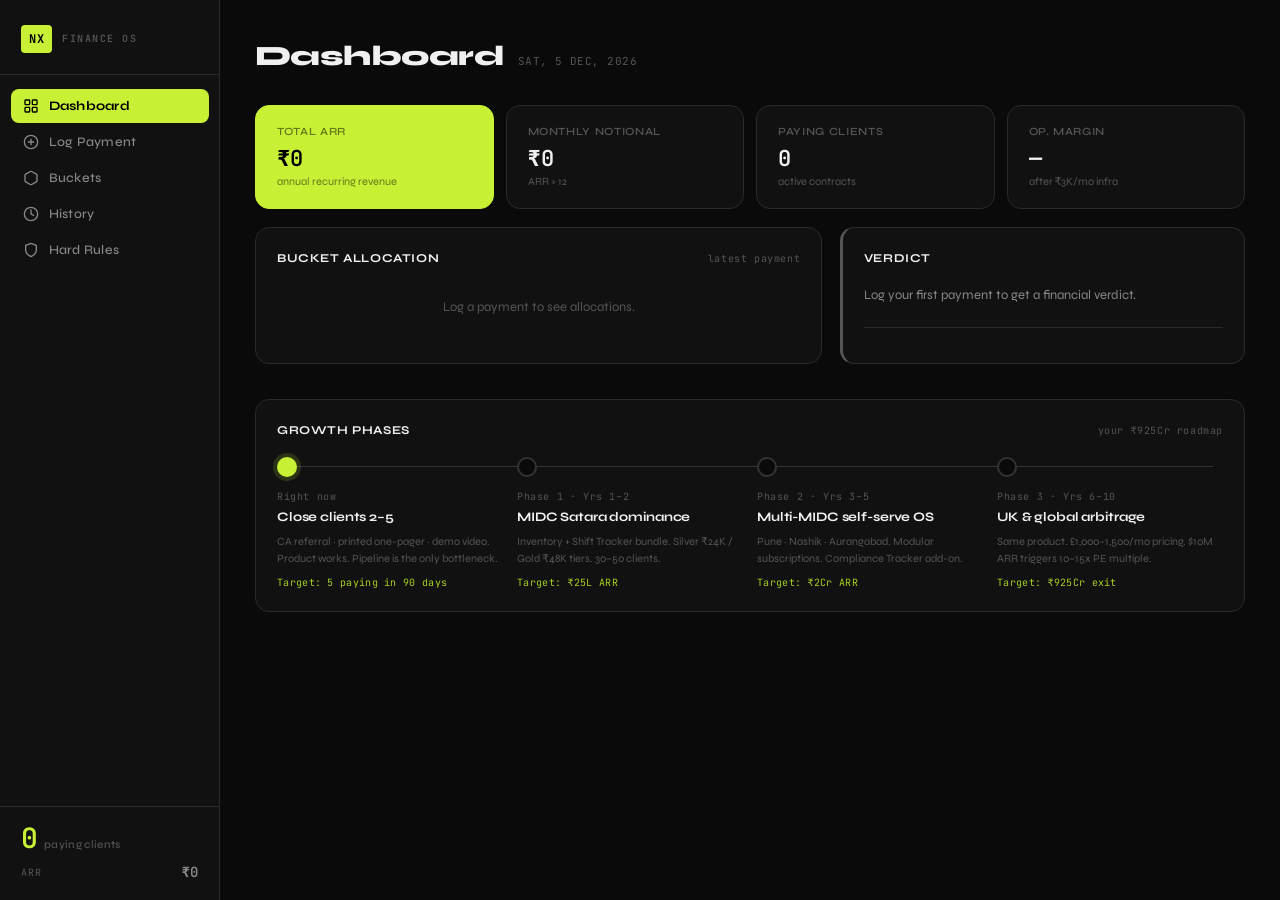
<file: nexflow-finance-v2.html>
<!DOCTYPE html>
<html lang="en">
<head>
<meta charset="UTF-8"/>
<meta name="viewport" content="width=device-width, initial-scale=1.0"/>
<title>Nexflow — Financial OS</title>
<link href="https://fonts.googleapis.com/css2?family=Syne:wght@400;500;600;700;800&family=JetBrains+Mono:wght@400;500;600&display=swap" rel="stylesheet"/>
<style>
*,*::before,*::after{box-sizing:border-box;margin:0;padding:0}
:root{
  --bg:#0a0a0a;--bg1:#111;--bg2:#1a1a1a;--bg3:#222;
  --border:#2a2a2a;--border2:#333;
  --text:#f0f0f0;--text2:#888;--text3:#555;
  --accent:#c8f135;--accent2:#a8d020;
  --red:#ff4444;--amber:#f59e0b;--green:#22c55e;--blue:#3b82f6;--purple:#a855f7;--pink:#ec4899;
  --fh:'Syne',system-ui,sans-serif;--fm:'JetBrains Mono',monospace;
  --sw:220px;--r:8px;--rl:14px;
}
html,body{height:100%;background:var(--bg);color:var(--text);font-family:var(--fh);font-size:14px;line-height:1.5;overflow-x:hidden}
body{display:flex;min-height:100vh}

/* SIDEBAR */
.sidebar{width:var(--sw);background:var(--bg1);border-right:1px solid var(--border);display:flex;flex-direction:column;position:fixed;top:0;left:0;height:100vh;z-index:100;transition:transform .3s cubic-bezier(.4,0,.2,1)}
.s-logo{padding:1.75rem 1.5rem 1.5rem;border-bottom:1px solid var(--border);display:flex;align-items:center;gap:10px}
.logo-mark{background:var(--accent);color:#000;font-family:var(--fm);font-weight:700;font-size:12px;letter-spacing:.05em;padding:5px 8px;border-radius:4px}
.logo-text{font-family:var(--fm);font-size:10px;font-weight:600;color:var(--text3);letter-spacing:.15em}
.s-nav{flex:1;padding:1rem .75rem;display:flex;flex-direction:column;gap:2px}
.nb{display:flex;align-items:center;gap:10px;width:100%;background:none;border:none;color:var(--text2);font-family:var(--fh);font-size:13px;font-weight:500;padding:9px 12px;border-radius:var(--r);cursor:pointer;transition:all .15s;text-align:left;letter-spacing:.02em}
.nb svg{width:16px;height:16px;stroke:currentColor;fill:none;stroke-width:2;stroke-linecap:round;stroke-linejoin:round;flex-shrink:0}
.nb:hover{background:var(--bg2);color:var(--text)}
.nb.active{background:var(--accent);color:#000;font-weight:700}
.nb.active svg{stroke:#000}
.s-foot{padding:1.25rem 1.5rem;border-top:1px solid var(--border)}
.cc{display:flex;align-items:baseline;gap:6px;margin-bottom:8px}
.cc-n{font-family:var(--fm);font-size:28px;font-weight:600;color:var(--accent);line-height:1}
.cc-l{font-size:11px;color:var(--text3);font-weight:500;letter-spacing:.03em}
.arr-row{display:flex;justify-content:space-between;align-items:center}
.arr-l{font-family:var(--fm);font-size:10px;color:var(--text3);letter-spacing:.1em}
.arr-v{font-family:var(--fm);font-size:14px;font-weight:600;color:var(--text2)}

/* MAIN */
.main{margin-left:var(--sw);flex:1;min-height:100vh;display:flex;flex-direction:column}
.mob-hdr{display:none;align-items:center;gap:12px;padding:1rem 1.25rem;border-bottom:1px solid var(--border);background:var(--bg1);position:sticky;top:0;z-index:50}
.ham{background:none;border:none;cursor:pointer;display:flex;flex-direction:column;gap:5px;padding:2px}
.ham span{display:block;width:20px;height:2px;background:var(--text);border-radius:2px}
.mob-logo{font-family:var(--fm);font-size:12px;font-weight:600;letter-spacing:.12em;color:var(--text2)}

/* VIEWS */
.view{display:none;padding:2.5rem;flex:1;animation:fi .2s ease}
.view.active{display:block}
@keyframes fi{from{opacity:0;transform:translateY(6px)}to{opacity:1;transform:translateY(0)}}
.vh{margin-bottom:2rem;display:flex;align-items:baseline;gap:1rem;flex-wrap:wrap}
.vt{font-family:var(--fh);font-size:28px;font-weight:800;color:var(--text);letter-spacing:-.02em}
.vs{font-family:var(--fm);font-size:11px;color:var(--text3);letter-spacing:.04em}

/* PANELS */
.panel{background:var(--bg1);border:1px solid var(--border);border-radius:var(--rl);padding:1.5rem;margin-bottom:1.25rem}
.ph{display:flex;align-items:baseline;justify-content:space-between;margin-bottom:1.25rem;flex-wrap:wrap;gap:6px}
.pt{font-size:12px;font-weight:700;color:var(--text);letter-spacing:.05em;text-transform:uppercase}
.ps{font-family:var(--fm);font-size:10px;color:var(--text3);letter-spacing:.06em}

/* STATS */
.sg{display:grid;grid-template-columns:repeat(4,1fr);gap:12px;margin-bottom:1.25rem}
.sc{background:var(--bg1);border:1px solid var(--border);border-radius:var(--rl);padding:1.25rem 1.5rem;transition:border-color .2s}
.sc.ac{background:var(--accent);border-color:var(--accent)}
.sc.ac .sl,.sc.ac .ss{color:rgba(0,0,0,.5)}
.sc.ac .sv{color:#000}
.sl{font-size:11px;font-weight:600;color:var(--text3);letter-spacing:.06em;text-transform:uppercase;margin-bottom:8px}
.sv{font-family:var(--fm);font-size:22px;font-weight:600;color:var(--text);line-height:1;margin-bottom:4px}
.ss{font-size:11px;color:var(--text3)}

/* DASH GRID */
.dg{display:grid;grid-template-columns:1.4fr 1fr;gap:1.25rem;margin-bottom:1.25rem}

/* BUCKET BARS */
.bbr{display:flex;align-items:center;gap:10px;margin-bottom:12px}
.bbr:last-child{margin-bottom:0}
.bbl{font-size:12px;font-weight:600;color:var(--text2);min-width:130px}
.bbt{flex:1;height:6px;background:var(--bg3);border-radius:999px;overflow:hidden}
.bbf{height:100%;border-radius:999px;transition:width .6s cubic-bezier(.4,0,.2,1);width:0}
.bba{font-family:var(--fm);font-size:11px;color:var(--text2);min-width:75px;text-align:right}

/* VERDICT */
.vp{display:flex;flex-direction:column;justify-content:space-between;border-left:3px solid var(--accent)}
.vtxt{font-size:13px;line-height:1.7;color:var(--text2);flex:1;padding:.5rem 0}
.vstg{font-family:var(--fm);font-size:10px;color:var(--text3);letter-spacing:.04em;margin-top:1rem;padding-top:1rem;border-top:1px solid var(--border)}

/* PHASES */
.pht{display:grid;grid-template-columns:repeat(4,1fr);gap:1rem;position:relative}
.pht::before{content:'';position:absolute;top:9px;left:10px;right:10px;height:1px;background:var(--border2);z-index:0}
.phi{position:relative}
.phd{width:20px;height:20px;border-radius:50%;border:2px solid var(--border2);background:var(--bg);margin-bottom:12px;position:relative;z-index:1;transition:all .3s}
.phl{font-family:var(--fm);font-size:10px;color:var(--text3);letter-spacing:.06em;margin-bottom:4px}
.phn{font-size:13px;font-weight:700;color:var(--text);margin-bottom:6px;letter-spacing:-.01em}
.phdt{font-size:11px;color:var(--text3);line-height:1.55;margin-bottom:8px}
.phtg{font-family:var(--fm);font-size:10px;color:var(--accent2);letter-spacing:.03em}

/* LOG FORM */
.lg{display:grid;grid-template-columns:1fr 1fr;gap:1.25rem}
.fg{margin-bottom:1rem}
.fl{display:block;font-size:11px;font-weight:600;color:var(--text3);letter-spacing:.06em;text-transform:uppercase;margin-bottom:6px}
.fi{width:100%;background:var(--bg2);border:1px solid var(--border);border-radius:var(--r);color:var(--text);font-family:var(--fh);font-size:14px;padding:10px 12px;outline:none;transition:border-color .2s;-webkit-appearance:none}
.fi:focus{border-color:var(--accent)}
.fi::placeholder{color:var(--text3)}
.fi option{background:var(--bg2)}
.fr{display:grid;grid-template-columns:1fr 1fr;gap:12px}
.btn-p{width:100%;background:var(--accent);color:#000;font-family:var(--fh);font-size:14px;font-weight:700;letter-spacing:.02em;padding:12px 24px;border:none;border-radius:var(--r);cursor:pointer;margin-top:.5rem;transition:all .15s}
.btn-p:hover{background:var(--accent2);transform:translateY(-1px)}
.btn-p:active{transform:translateY(0)}
.ptot{font-family:var(--fm);font-size:20px;font-weight:600;color:var(--accent);margin-bottom:1.25rem;padding-bottom:1rem;border-bottom:1px solid var(--border)}
.prw{display:flex;align-items:center;justify-content:space-between;padding:8px 0;border-bottom:1px solid var(--border)}
.prw:last-of-type{border-bottom:none}
.prl{display:flex;align-items:center;gap:10px}
.prd{width:8px;height:8px;border-radius:50%;flex-shrink:0}
.prn{font-size:13px;font-weight:600;color:var(--text)}
.prp{font-size:11px;color:var(--text3);margin-top:1px}
.pra{font-family:var(--fm);font-size:13px;font-weight:600}
.prule{margin-top:1rem;padding:8px 12px;background:var(--bg2);border-radius:var(--r);font-size:11px;color:var(--text3);display:flex;align-items:center;gap:8px}
.prule svg{stroke:var(--accent2);fill:none;stroke-width:2;stroke-linecap:round;stroke-linejoin:round;flex-shrink:0;width:14px;height:14px}

/* BUCKETS */
.bkg{display:grid;grid-template-columns:repeat(3,1fr);gap:1rem}
.bkc{background:var(--bg1);border:1px solid var(--border);border-radius:var(--rl);padding:1.5rem;position:relative;overflow:hidden;transition:border-color .2s}
.bkc:hover{border-color:var(--border2)}
.bktop{position:absolute;top:0;left:0;right:0;height:3px}
.bkl{font-size:11px;font-weight:700;letter-spacing:.08em;text-transform:uppercase;margin-bottom:8px}
.bkv{font-family:var(--fm);font-size:24px;font-weight:600;color:var(--text);line-height:1;margin-bottom:4px}
.bkp{font-family:var(--fm);font-size:11px;color:var(--text3);margin-bottom:12px}
.bkd{font-size:12px;color:var(--text3);line-height:1.55;border-top:1px solid var(--border);padding-top:10px;margin-top:10px}
.bkcap{font-family:var(--fm);font-size:10px;margin-top:8px;padding:4px 8px;border-radius:4px;display:inline-block}

/* HISTORY */
.hi{display:flex;align-items:center;gap:1rem;padding:1rem 0;border-bottom:1px solid var(--border)}
.hi:last-child{border-bottom:none}
.hit{font-family:var(--fm);font-size:10px;font-weight:600;letter-spacing:.06em;padding:3px 8px;border-radius:4px;text-transform:uppercase;flex-shrink:0}
.hit.new{background:rgba(200,241,53,.15);color:var(--accent)}
.hit.renewal{background:rgba(59,130,246,.15);color:var(--blue)}
.hit.upgrade{background:rgba(168,85,247,.15);color:var(--purple)}
.hic{font-size:14px;font-weight:700;color:var(--text);flex:1}
.hid{font-family:var(--fm);font-size:11px;color:var(--text3)}
.hia{font-family:var(--fm);font-size:14px;font-weight:600;color:var(--accent)}
.hdel{background:none;border:1px solid var(--border);color:var(--text3);border-radius:4px;font-size:11px;padding:3px 8px;cursor:pointer;font-family:var(--fm);transition:all .15s}
.hdel:hover{border-color:var(--red);color:var(--red)}

/* RULES */
.rl{display:flex;flex-direction:column;gap:10px}
.rc{background:var(--bg1);border:1px solid var(--border);border-radius:var(--rl);padding:1.25rem 1.5rem;display:flex;gap:1rem;align-items:flex-start;transition:border-color .2s}
.rc:hover{border-color:var(--border2)}
.ri{width:40px;height:40px;border-radius:var(--r);display:flex;align-items:center;justify-content:center;flex-shrink:0}
.ri svg{stroke:currentColor;fill:none;stroke-width:2;stroke-linecap:round;stroke-linejoin:round;width:20px;height:20px}
.rtt{font-size:14px;font-weight:700;color:var(--text);margin-bottom:5px;letter-spacing:-.01em}
.rtd{font-size:12px;color:var(--text3);line-height:1.65}

/* MISC */
.ndm{font-size:13px;color:var(--text3);padding:1rem 0;text-align:center}
.toast{position:fixed;bottom:2rem;right:2rem;background:var(--accent);color:#000;font-family:var(--fh);font-size:13px;font-weight:700;padding:10px 18px;border-radius:var(--r);opacity:0;transform:translateY(8px);transition:all .25s ease;pointer-events:none;z-index:999}
.toast.show{opacity:1;transform:translateY(0)}
.divider{height:1px;background:var(--border);margin:10px 0}
.sl-label{font-size:11px;font-weight:500;color:var(--text3);letter-spacing:.05em;text-transform:uppercase;margin:1.25rem 0 .65rem}

/* RESPONSIVE */
@media(max-width:1100px){.sg{grid-template-columns:repeat(2,1fr)}.bkg{grid-template-columns:repeat(2,1fr)}.pht{grid-template-columns:repeat(2,1fr)}.pht::before{display:none}}
@media(max-width:768px){
  .sidebar{transform:translateX(calc(-1 * var(--sw)))}
  .sidebar.open{transform:translateX(0);box-shadow:4px 0 20px rgba(0,0,0,.5)}
  .main{margin-left:0}
  .mob-hdr{display:flex}
  .view{padding:1.5rem 1.25rem}
  .dg{grid-template-columns:1fr}
  .lg{grid-template-columns:1fr}
  .sg{grid-template-columns:1fr 1fr}
  .bkg{grid-template-columns:1fr}
  .pht{grid-template-columns:1fr}
  .pht::before{display:none}
  .fr{grid-template-columns:1fr}
  .vt{font-size:22px}
}
@media(max-width:480px){.sg{grid-template-columns:1fr}}
</style>
</head>
<body>

<aside class="sidebar" id="sidebar">
  <div class="s-logo">
    <span class="logo-mark">NX</span>
    <span class="logo-text">FINANCE OS</span>
  </div>
  <nav class="s-nav">
    <button class="nb active" data-view="dashboard">
      <svg viewBox="0 0 24 24"><rect x="3" y="3" width="7" height="7" rx="1"/><rect x="14" y="3" width="7" height="7" rx="1"/><rect x="3" y="14" width="7" height="7" rx="1"/><rect x="14" y="14" width="7" height="7" rx="1"/></svg>
      Dashboard
    </button>
    <button class="nb" data-view="log">
      <svg viewBox="0 0 24 24"><circle cx="12" cy="12" r="10"/><line x1="12" y1="8" x2="12" y2="16"/><line x1="8" y1="12" x2="16" y2="12"/></svg>
      Log Payment
    </button>
    <button class="nb" data-view="buckets">
      <svg viewBox="0 0 24 24"><path d="M21 16V8a2 2 0 0 0-1-1.73l-7-4a2 2 0 0 0-2 0l-7 4A2 2 0 0 0 3 8v8a2 2 0 0 0 1 1.73l7 4a2 2 0 0 0 2 0l7-4A2 2 0 0 0 21 16z"/></svg>
      Buckets
    </button>
    <button class="nb" data-view="history">
      <svg viewBox="0 0 24 24"><circle cx="12" cy="12" r="10"/><polyline points="12 6 12 12 16 14"/></svg>
      History
    </button>
    <button class="nb" data-view="rules">
      <svg viewBox="0 0 24 24"><path d="M12 22s8-4 8-10V5l-8-3-8 3v7c0 6 8 10 8 10z"/></svg>
      Hard Rules
    </button>
  </nav>
  <div class="s-foot">
    <div class="cc">
      <span class="cc-n" id="sb-clients">0</span>
      <span class="cc-l">paying clients</span>
    </div>
    <div class="arr-row">
      <span class="arr-l">ARR</span>
      <span class="arr-v" id="sb-arr">₹0</span>
    </div>
  </div>
</aside>

<main class="main">
  <header class="mob-hdr">
    <button class="ham" id="ham"><span></span><span></span><span></span></button>
    <span class="mob-logo">NX FINANCE OS</span>
  </header>

  <!-- DASHBOARD -->
  <section class="view active" id="view-dashboard">
    <div class="vh">
      <h1 class="vt">Dashboard</h1>
      <span class="vs" id="dash-date"></span>
    </div>
    <div class="sg">
      <div class="sc ac"><div class="sl">Total ARR</div><div class="sv" id="d-arr">₹0</div><div class="ss">annual recurring revenue</div></div>
      <div class="sc"><div class="sl">Monthly Notional</div><div class="sv" id="d-mo">₹0</div><div class="ss">ARR ÷ 12</div></div>
      <div class="sc"><div class="sl">Paying Clients</div><div class="sv" id="d-cl">0</div><div class="ss">active contracts</div></div>
      <div class="sc"><div class="sl">Op. Margin</div><div class="sv" id="d-mg">—</div><div class="ss">after ₹3K/mo infra</div></div>
    </div>
    <div class="dg">
      <div class="panel">
        <div class="ph"><span class="pt">Bucket Allocation</span><span class="ps">latest payment</span></div>
        <div id="bbars"></div>
        <div class="ndm" id="bbars-empty">Log a payment to see allocations.</div>
      </div>
      <div class="panel vp" id="verdict-panel">
        <div class="pt" style="margin-bottom:.75rem">Verdict</div>
        <div class="vtxt" id="v-text">Log your first payment to get a financial verdict.</div>
        <div class="vstg" id="v-stage"></div>
      </div>
    </div>
    <div class="panel">
      <div class="ph"><span class="pt">Growth Phases</span><span class="ps">your ₹925Cr roadmap</span></div>
      <div class="pht" id="phases">
        <div class="phi" data-p="0"><div class="phd" id="pd0"></div><div class="phl">Right now</div><div class="phn">Close clients 2–5</div><div class="phdt">CA referral · printed one-pager · demo video. Product works. Pipeline is the only bottleneck.</div><div class="phtg">Target: 5 paying in 90 days</div></div>
        <div class="phi" data-p="1"><div class="phd" id="pd1"></div><div class="phl">Phase 1 · Yrs 1–2</div><div class="phn">MIDC Satara dominance</div><div class="phdt">Inventory + Shift Tracker bundle. Silver ₹24K / Gold ₹48K tiers. 30–50 clients.</div><div class="phtg">Target: ₹25L ARR</div></div>
        <div class="phi" data-p="2"><div class="phd" id="pd2"></div><div class="phl">Phase 2 · Yrs 3–5</div><div class="phn">Multi-MIDC self-serve OS</div><div class="phdt">Pune · Nashik · Aurangabad. Modular subscriptions. Compliance Tracker add-on.</div><div class="phtg">Target: ₹2Cr ARR</div></div>
        <div class="phi" data-p="3"><div class="phd" id="pd3"></div><div class="phl">Phase 3 · Yrs 6–10</div><div class="phn">UK &amp; global arbitrage</div><div class="phdt">Same product. £1,000–1,500/mo pricing. $10M ARR triggers 10–15x PE multiple.</div><div class="phtg">Target: ₹925Cr exit</div></div>
      </div>
    </div>
  </section>

  <!-- LOG PAYMENT -->
  <section class="view" id="view-log">
    <div class="vh"><h1 class="vt">Log Payment</h1><span class="vs">Every rupee allocated on day of receipt</span></div>
    <div class="lg">
      <div class="panel">
        <div class="pt" style="margin-bottom:1.5rem">Payment details</div>
        <div class="fg"><label class="fl">Client name</label><input type="text" class="fi" id="l-client" placeholder="e.g. S.S. Engineering"/></div>
        <div class="fr">
          <div class="fg"><label class="fl">Annual contract value (₹)</label><input type="number" class="fi" id="l-acv" placeholder="75000" min="0" oninput="preview()"/></div>
          <div class="fg"><label class="fl">Setup fee (₹)</label><input type="number" class="fi" id="l-setup" placeholder="5000" min="0" oninput="preview()"/></div>
        </div>
        <div class="fr">
          <div class="fg"><label class="fl">Payment date</label><input type="date" class="fi" id="l-date"/></div>
          <div class="fg"><label class="fl">Contract type</label><select class="fi" id="l-type"><option value="new">New client</option><option value="renewal">Renewal</option><option value="upgrade">Upgrade</option></select></div>
        </div>
        <div class="fg"><label class="fl">Notes (optional)</label><input type="text" class="fi" id="l-notes" placeholder="e.g. CA referral via father"/></div>
        <button class="btn-p" onclick="logPayment()">Allocate &amp; Log Payment</button>
      </div>
      <div class="panel">
        <div class="pt" style="margin-bottom:1.5rem">Allocation preview</div>
        <div class="ndm" id="prev-empty">Enter ACV above to preview allocation.</div>
        <div id="prev-content" style="display:none">
          <div class="ptot" id="prev-total"></div>
          <div id="prev-rows"></div>
          <div class="prule"><svg viewBox="0 0 24 24"><path d="M12 22s8-4 8-10V5l-8-3-8 3v7c0 6 8 10 8 10z"/></svg>Setup fee goes entirely to reinvestment — not split.</div>
        </div>
      </div>
    </div>
  </section>

  <!-- BUCKETS -->
  <section class="view" id="view-buckets">
    <div class="vh"><h1 class="vt">Buckets</h1><span class="vs">Cumulative totals across all payments</span></div>
    <div class="bkg" id="bkg"></div>
  </section>

  <!-- HISTORY -->
  <section class="view" id="view-history">
    <div class="vh"><h1 class="vt">Payment History</h1><span class="vs" id="hist-sub">No payments logged yet.</span></div>
    <div class="panel">
      <div class="ndm" id="hist-empty">No payments logged yet. Go to Log Payment to add your first.</div>
      <div id="hist-list"></div>
    </div>
  </section>

  <!-- HARD RULES -->
  <section class="view" id="view-rules">
    <div class="vh"><h1 class="vt">Hard Rules</h1><span class="vs">Non-negotiable. No exceptions.</span></div>
    <div class="rl">
      <div class="rc"><div class="ri" style="background:#1a0000;color:#ff4444"><svg viewBox="0 0 24 24"><rect x="3" y="11" width="18" height="11" rx="2"/><path d="M7 11V7a5 5 0 0 1 10 0v4"/></svg></div><div><div class="rtt">Tax bucket is frozen on day 1</div><div class="rtd">The moment a payment lands, transfer 25% to a separate savings account. It is legally not yours. Missing advance tax deadlines (Mar · Jun · Sep · Dec) means penalties and interest. Non-negotiable.</div></div></div>
      <div class="rc"><div class="ri" style="background:#1a1000;color:#f59e0b"><svg viewBox="0 0 24 24"><circle cx="12" cy="12" r="10"/><polyline points="12 6 12 12 16 14"/></svg></div><div><div class="rtt">Infra bucket is on autopay</div><div class="rtd">Supabase Pro + Vercel + Claude Code set on standing autopay the day payment arrives. Zero decision-making. One missed payment = client downtime = trust destroyed.</div></div></div>
      <div class="rc"><div class="ri" style="background:#001a08;color:#22c55e"><svg viewBox="0 0 24 24"><polyline points="22 7 13.5 15.5 8.5 10.5 2 17"/><polyline points="16 7 22 7 22 13"/></svg></div><div><div class="rtt">Reinvestment needs a plan before you spend it</div><div class="rtd">Decide what you're buying before the payment lands. CA referral fee, one-pager, demo. That's the entire list pre-5 clients. Unplanned reinvestment is lifestyle inflation in disguise.</div></div></div>
      <div class="rc"><div class="ri" style="background:#00091a;color:#3b82f6"><svg viewBox="0 0 24 24"><path d="M12 22s8-4 8-10V5l-8-3-8 3v7c0 6 8 10 8 10z"/></svg></div><div><div class="rtt">Emergency fund hard cap: ₹50,000</div><div class="rtd">Once hit, stop allocating to it. Redirect that 10% to reinvestment. No point hoarding cash when you should be growing. The cap is the discipline.</div></div></div>
      <div class="rc"><div class="ri" style="background:#0e0017;color:#a855f7"><svg viewBox="0 0 24 24"><path d="M20 21v-2a4 4 0 0 0-4-4H8a4 4 0 0 0-4 4v2"/><circle cx="12" cy="7" r="4"/></svg></div><div><div class="rtt">Personal bucket scales at milestones only</div><div class="rtd">1–4 clients → 15% ceiling. 5–9 clients → 18%. 10+ clients → 20% max. You're building a ₹925Cr exit, not a salary. Extract as director salary — never dividends.</div></div></div>
      <div class="rc"><div class="ri" style="background:#1a0008;color:#ec4899"><svg viewBox="0 0 24 24"><line x1="18" y1="6" x2="6" y2="18"/><line x1="6" y1="6" x2="18" y2="18"/></svg></div><div><div class="rtt">No borrowing between buckets. Ever.</div><div class="rtd">If infra bucket runs short, that's a pricing problem — raise your ACV. Each bucket is a separate account mentally, ideally physically. No exceptions.</div></div></div>
      <div class="rc"><div class="ri" style="background:#0d1a00;color:#c8f135"><svg viewBox="0 0 24 24"><polyline points="20 6 9 17 4 12"/></svg></div><div><div class="rtt">Setup fee → reinvestment only</div><div class="rtd">Setup fees are one-time capital, not recurring revenue. 100% goes to reinvestment, spent on a pre-decided milestone. Not split into percentage buckets.</div></div></div>
      <div class="rc"><div class="ri" style="background:#0d0a00;color:#f59e0b"><svg viewBox="0 0 24 24"><path d="M21 16V8a2 2 0 0 0-1-1.73l-7-4a2 2 0 0 0-2 0l-7 4A2 2 0 0 0 3 8v8a2 2 0 0 0 1 1.73l7 4a2 2 0 0 0 2 0l7-4A2 2 0 0 0 21 16z"/></svg></div><div><div class="rtt">Extract via director salary, not dividends</div><div class="rtd">Director remuneration is a corporate expense that reduces taxable income. Dividends face double taxation. Once Pvt Ltd is registered, all personal extraction goes through salary entries only.</div></div></div>
    </div>
  </section>
</main>

<div class="toast" id="toast"></div>

<script>
'use strict';
const INFRA=3000,ECAP=50000,SK='nxfin_v1';
const B=[
  {k:'tax',n:'Tax Reserve',p:25,c:'#ff4444',d:'Transfer to separate account instantly. Advance tax: Mar·Jun·Sep·Dec.',r:'Legally not yours.'},
  {k:'infra',n:'Infra & Ops',p:12,c:'#f59e0b',d:'Supabase Pro + Vercel + Claude Code. Autopay. Zero decisions.',r:'₹3,000/mo flat to 50 clients.'},
  {k:'emergency',n:'Emergency Fund',p:10,c:'#3b82f6',d:'Business survival buffer. Stop transfers at ₹50,000.',r:'Hard cap ₹50K — redirect after.',cap:ECAP},
  {k:'reinvest',n:'Reinvestment',p:28,c:'#c8f135',d:'CA referral fee, one-pager, demo. Pre-decided spend only. + 100% of setup fees.',r:'Spend only on pre-planned milestone.'},
  {k:'service',n:'Client Service Reserve',p:10,c:'#ec4899',d:'Surprise requests, onboarding, bug fixes.',r:'Log all client costs here.'},
  {k:'personal',n:'Personal / Director Salary',p:15,c:'#a855f7',d:'Extract as director remuneration. Spend guilt-free.',r:'15% (1–4 clients) → 18% (5–9) → 20% (10+).'},
];

let payments=[];

function load(){try{const r=localStorage.getItem(SK);payments=r?JSON.parse(r):[]}catch{payments=[]}}
function save(){try{localStorage.setItem(SK,JSON.stringify(payments))}catch{toast('Storage error.')}}

function getARR(){return payments.reduce((s,p)=>s+(p.acv||0),0)}
function getClients(){return payments.length}
function allocate(acv,setup){
  const r={};
  B.forEach(b=>{r[b.k]=Math.round(acv*b.p/100)});
  r.reinvest+=(setup||0);
  return r;
}
function cumulative(){
  const t={};B.forEach(b=>{t[b.k]=0});
  payments.forEach(p=>{const a=allocate(p.acv||0,p.setup||0);B.forEach(b=>{t[b.k]+=a[b.k]})});
  return t;
}
function fmt(n){
  if(n>=10000000)return '₹'+(n/10000000).toFixed(2)+'Cr';
  if(n>=100000)return '₹'+(n/100000).toFixed(2)+'L';
  if(n>=1000)return '₹'+Math.round(n/1000)+'K';
  return '₹'+Math.round(n).toLocaleString('en-IN');
}
function fmtF(n){return '₹'+Math.round(n).toLocaleString('en-IN')}
function verdict(cl,arr){
  if(!cl)return{t:'Log your first payment to get a financial verdict.',s:'',c:'var(--text3)'};
  if(arr<INFRA*12)return{t:"ARR doesn't cover 12 months of infra. You're burning money. Do not proceed until client 2 is confirmed paying.",s:'STAGE: LOSS',c:'var(--red)'};
  if(cl===1)return{t:"One paying client is a proof of concept, not a business. Every rupee of reinvestment goes toward client 2 and 3. Nothing else.",s:'STAGE: PROOF OF CONCEPT',c:'var(--amber)'};
  if(cl<5)return{t:`${cl} clients — real traction forming. Personal ceiling stays at 15%. Push reinvestment hard into CA referrals and outreach. Don't touch the product.`,s:'STAGE: EARLY TRACTION',c:'var(--amber)'};
  if(cl<15)return{t:`${cl} clients. Emergency fund likely capped — redirect that 10% to reinvestment. Consider raising ACV. You're undercharging at this scale.`,s:'STAGE: GROWING',c:'var(--accent)'};
  return{t:`${cl} clients. Infra is a rounding error. Raise ACV to ₹48K+ minimum, launch Shift Tracker bundle, hire first part-time sales person from reinvestment bucket.`,s:'STAGE: SCALING',c:'var(--green)'};
}

function renderDash(){
  const arr=getARR(),cl=getClients(),mo=Math.round(arr/12);
  const mg=arr?Math.round(((arr-INFRA*12)/arr)*100):null;
  document.getElementById('d-arr').textContent=fmt(arr);
  document.getElementById('d-mo').textContent=fmt(mo);
  document.getElementById('d-cl').textContent=cl;
  document.getElementById('d-mg').textContent=mg!==null?mg+'%':'—';
  document.getElementById('sb-clients').textContent=cl;
  document.getElementById('sb-arr').textContent=fmt(arr);

  const be=document.getElementById('bbars-empty'),bb=document.getElementById('bbars');
  if(!payments.length){be.style.display='block';bb.innerHTML=''}
  else{
    be.style.display='none';
    const lt=payments[payments.length-1];
    const al=allocate(lt.acv||0,lt.setup||0),tot=(lt.acv||0)+(lt.setup||0);
    bb.innerHTML=B.map(b=>{
      const a=al[b.k],pct=tot?Math.round((a/tot)*100):0;
      return `<div class="bbr"><div class="bbl">${b.n}</div><div class="bbt"><div class="bbf" style="width:${pct}%;background:${b.c}"></div></div><div class="bba">${fmtF(a)}</div></div>`;
    }).join('');
  }

  const v=verdict(cl,arr);
  document.getElementById('v-text').textContent=v.t;
  document.getElementById('v-stage').textContent=v.s;
  document.getElementById('verdict-panel').style.borderLeftColor=v.c;

  const phase=cl===0?0:cl<5?0:cl<50?1:cl<200?2:3;
  [0,1,2,3].forEach(i=>{
    const d=document.getElementById('pd'+i);
    if(!d)return;
    if(i===phase){d.style.cssText='background:var(--accent);border-color:var(--accent);box-shadow:0 0 0 4px rgba(200,241,53,.15)'}
    else if(i<phase){d.style.cssText='background:var(--text3);border-color:var(--text3);box-shadow:none'}
    else{d.style.cssText='background:var(--bg);border-color:var(--border2);box-shadow:none'}
  });
}

function renderBuckets(){
  const cum=cumulative();
  document.getElementById('bkg').innerHTML=B.map(b=>{
    const amt=cum[b.k]||0,capHit=b.cap&&amt>=b.cap;
    return `<div class="bkc">
      <div class="bktop" style="background:${b.c}"></div>
      <div class="bkl" style="color:${b.c}">${b.n}</div>
      <div class="bkv">${fmtF(amt)}</div>
      <div class="bkp">${b.p}% of each annual payment${b.k==='reinvest'?' + 100% of setup fees':''}</div>
      ${capHit?`<div class="bkcap" style="background:rgba(200,241,53,.1);color:var(--accent)">✓ Cap hit — redirect to reinvestment</div>`:''}
      ${b.cap&&!capHit?`<div class="bkcap" style="background:var(--bg2);color:var(--text3)">${fmtF(b.cap-amt)} to cap</div>`:''}
      <div class="bkd">${b.d}<br/><br/><em style="color:var(--text3)">${b.r}</em></div>
    </div>`;
  }).join('');
}

function renderHistory(){
  const list=document.getElementById('hist-list'),empty=document.getElementById('hist-empty'),sub=document.getElementById('hist-sub');
  if(!payments.length){list.innerHTML='';empty.style.display='block';sub.textContent='No payments logged yet.';return}
  empty.style.display='none';
  sub.textContent=`${payments.length} payment${payments.length!==1?'s':''} · Total ARR ${fmt(getARR())}`;
  list.innerHTML=[...payments].reverse().map((p,ri)=>{
    const idx=payments.length-1-ri;
    const tot=(p.acv||0)+(p.setup||0);
    const dt=p.date?new Date(p.date+'T00:00:00').toLocaleDateString('en-IN',{day:'numeric',month:'short',year:'numeric'}):'—';
    return `<div class="hi">
      <span class="hit ${p.type||'new'}">${p.type||'new'}</span>
      <div style="flex:1"><div class="hic">${p.client||'Unknown'}</div><div style="font-size:11px;color:var(--text3);margin-top:2px">ACV ${fmtF(p.acv)} · Setup ${fmtF(p.setup||0)} · ${p.notes||'No notes'}</div></div>
      <div style="text-align:right"><div class="hia">${fmtF(tot)}</div><div class="hid">${dt}</div></div>
      <button class="hdel" onclick="del(${idx})">delete</button>
    </div>`;
  }).join('');
}

function renderAll(){renderDash();renderBuckets();renderHistory()}

window.logPayment=function(){
  const cl=document.getElementById('l-client').value.trim();
  const acv=parseFloat(document.getElementById('l-acv').value)||0;
  const setup=parseFloat(document.getElementById('l-setup').value)||0;
  const date=document.getElementById('l-date').value;
  const type=document.getElementById('l-type').value;
  const notes=document.getElementById('l-notes').value.trim();
  if(!cl){toast('Enter a client name.');return}
  if(!acv){toast('Enter the annual contract value.');return}
  payments.push({client:cl,acv,setup,date,type,notes,ts:Date.now()});
  save();renderAll();
  document.getElementById('l-client').value='';
  document.getElementById('l-acv').value='';
  document.getElementById('l-setup').value='';
  document.getElementById('l-notes').value='';
  document.getElementById('prev-content').style.display='none';
  document.getElementById('prev-empty').style.display='block';
  toast(`${cl} logged — ${fmtF(acv+setup)} allocated.`);
};

window.del=function(idx){
  if(!confirm(`Delete payment from "${payments[idx].client}"?`))return;
  payments.splice(idx,1);save();renderAll();toast('Payment deleted.');
};

window.preview=function(){
  const acv=parseFloat(document.getElementById('l-acv').value)||0;
  const setup=parseFloat(document.getElementById('l-setup').value)||0;
  const pc=document.getElementById('prev-content'),pe=document.getElementById('prev-empty');
  if(!acv){pc.style.display='none';pe.style.display='block';return}
  pc.style.display='block';pe.style.display='none';
  document.getElementById('prev-total').textContent=`Total: ${fmtF(acv+setup)}`;
  const al=allocate(acv,setup);
  document.getElementById('prev-rows').innerHTML=B.map(b=>`
    <div class="prw">
      <div class="prl"><div class="prd" style="background:${b.c}"></div><div><div class="prn">${b.n}</div><div class="prp">${b.p}%${b.k==='reinvest'&&setup?' + setup fee':''}</div></div></div>
      <div class="pra" style="color:${b.c}">${fmtF(al[b.k])}</div>
    </div>`).join('');
};

function toast(msg){const t=document.getElementById('toast');t.textContent=msg;t.classList.add('show');setTimeout(()=>t.classList.remove('show'),2800)}

// NAV
document.querySelectorAll('.nb').forEach(btn=>{
  btn.addEventListener('click',()=>{
    const v=btn.dataset.view;
    document.querySelectorAll('.nb').forEach(b=>b.classList.remove('active'));
    btn.classList.add('active');
    document.querySelectorAll('.view').forEach(v=>v.classList.remove('active'));
    document.getElementById('view-'+v).classList.add('active');
    document.getElementById('sidebar').classList.remove('open');
    if(v==='buckets')renderBuckets();
    else if(v==='history')renderHistory();
    else if(v==='dashboard')renderDash();
  });
});

document.getElementById('ham').addEventListener('click',()=>{
  document.getElementById('sidebar').classList.toggle('open');
});

// SET DATE
const dd=document.getElementById('l-date');
if(dd)dd.value=new Date().toISOString().split('T')[0];
const ds=document.getElementById('dash-date');
if(ds)ds.textContent=new Date().toLocaleDateString('en-IN',{weekday:'short',day:'numeric',month:'short',year:'numeric'}).toUpperCase();

load();renderAll();
</script>
</body>
</html>
</file>
